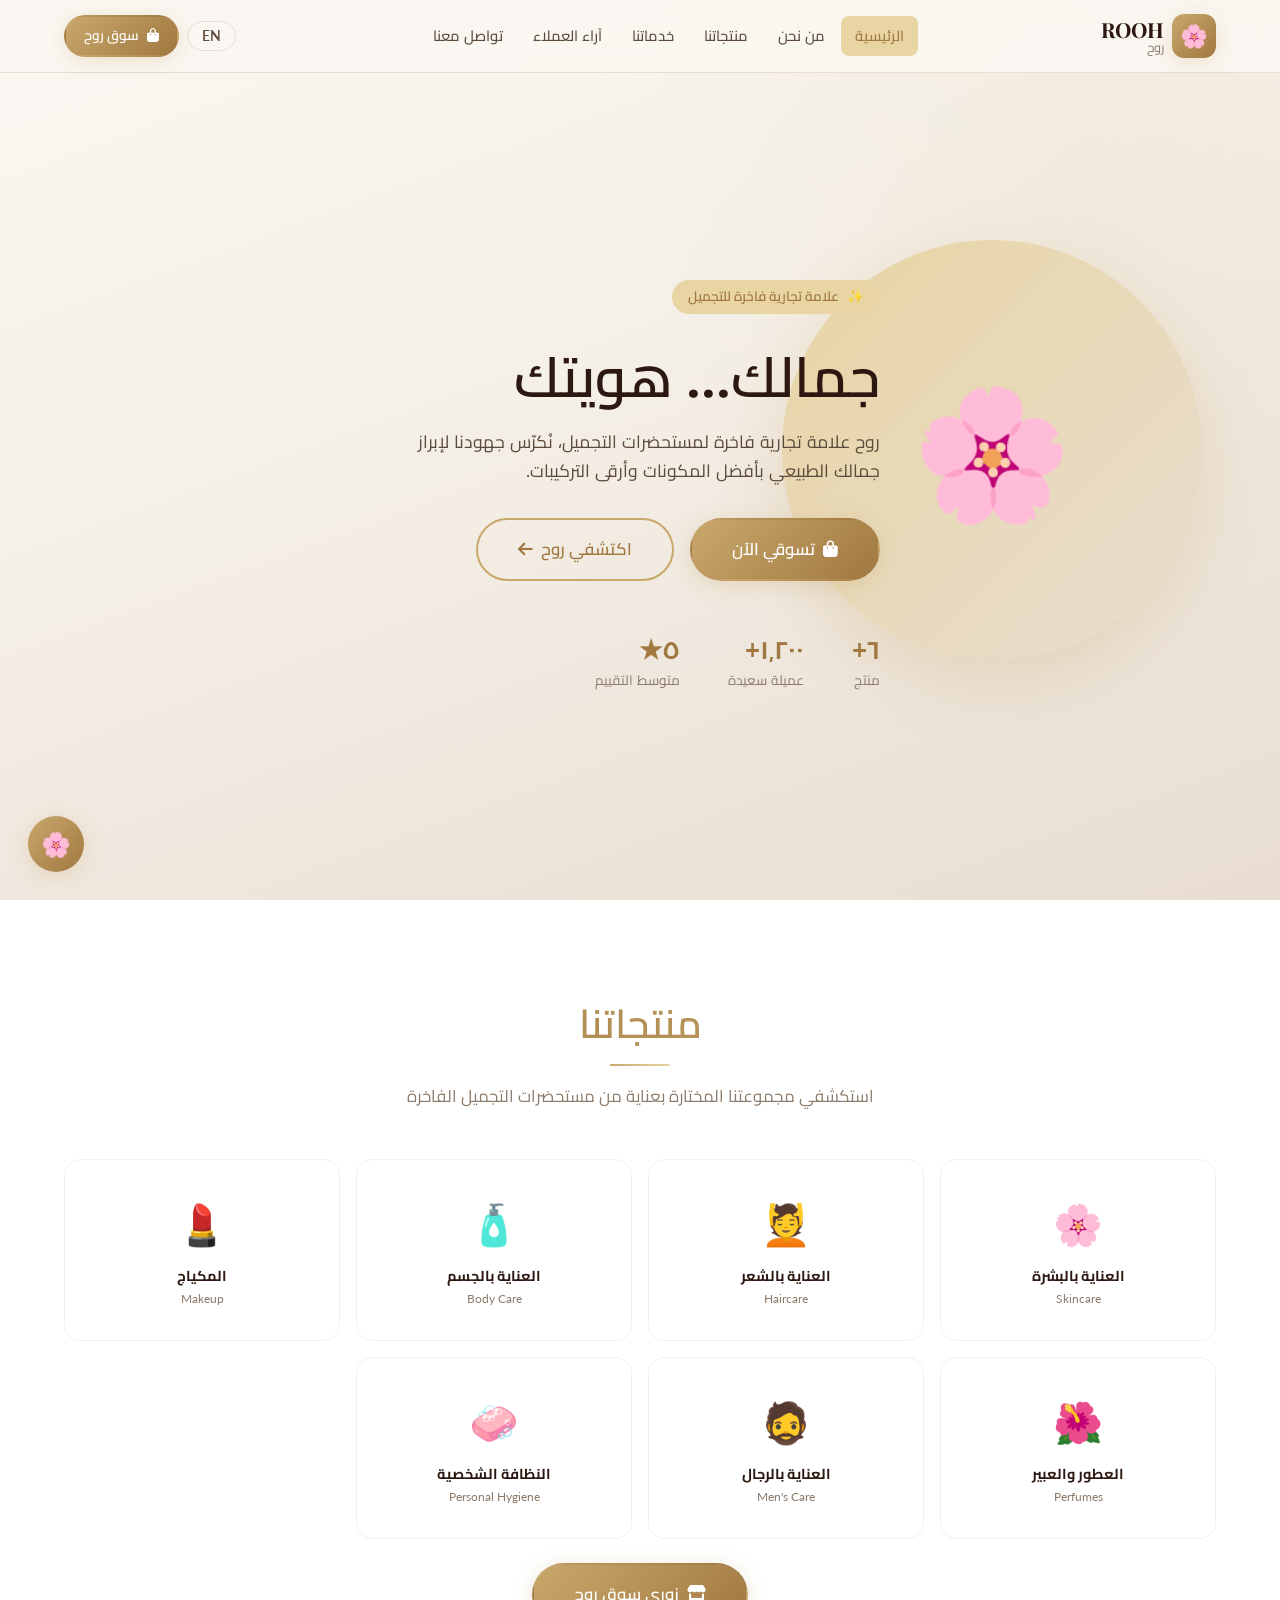
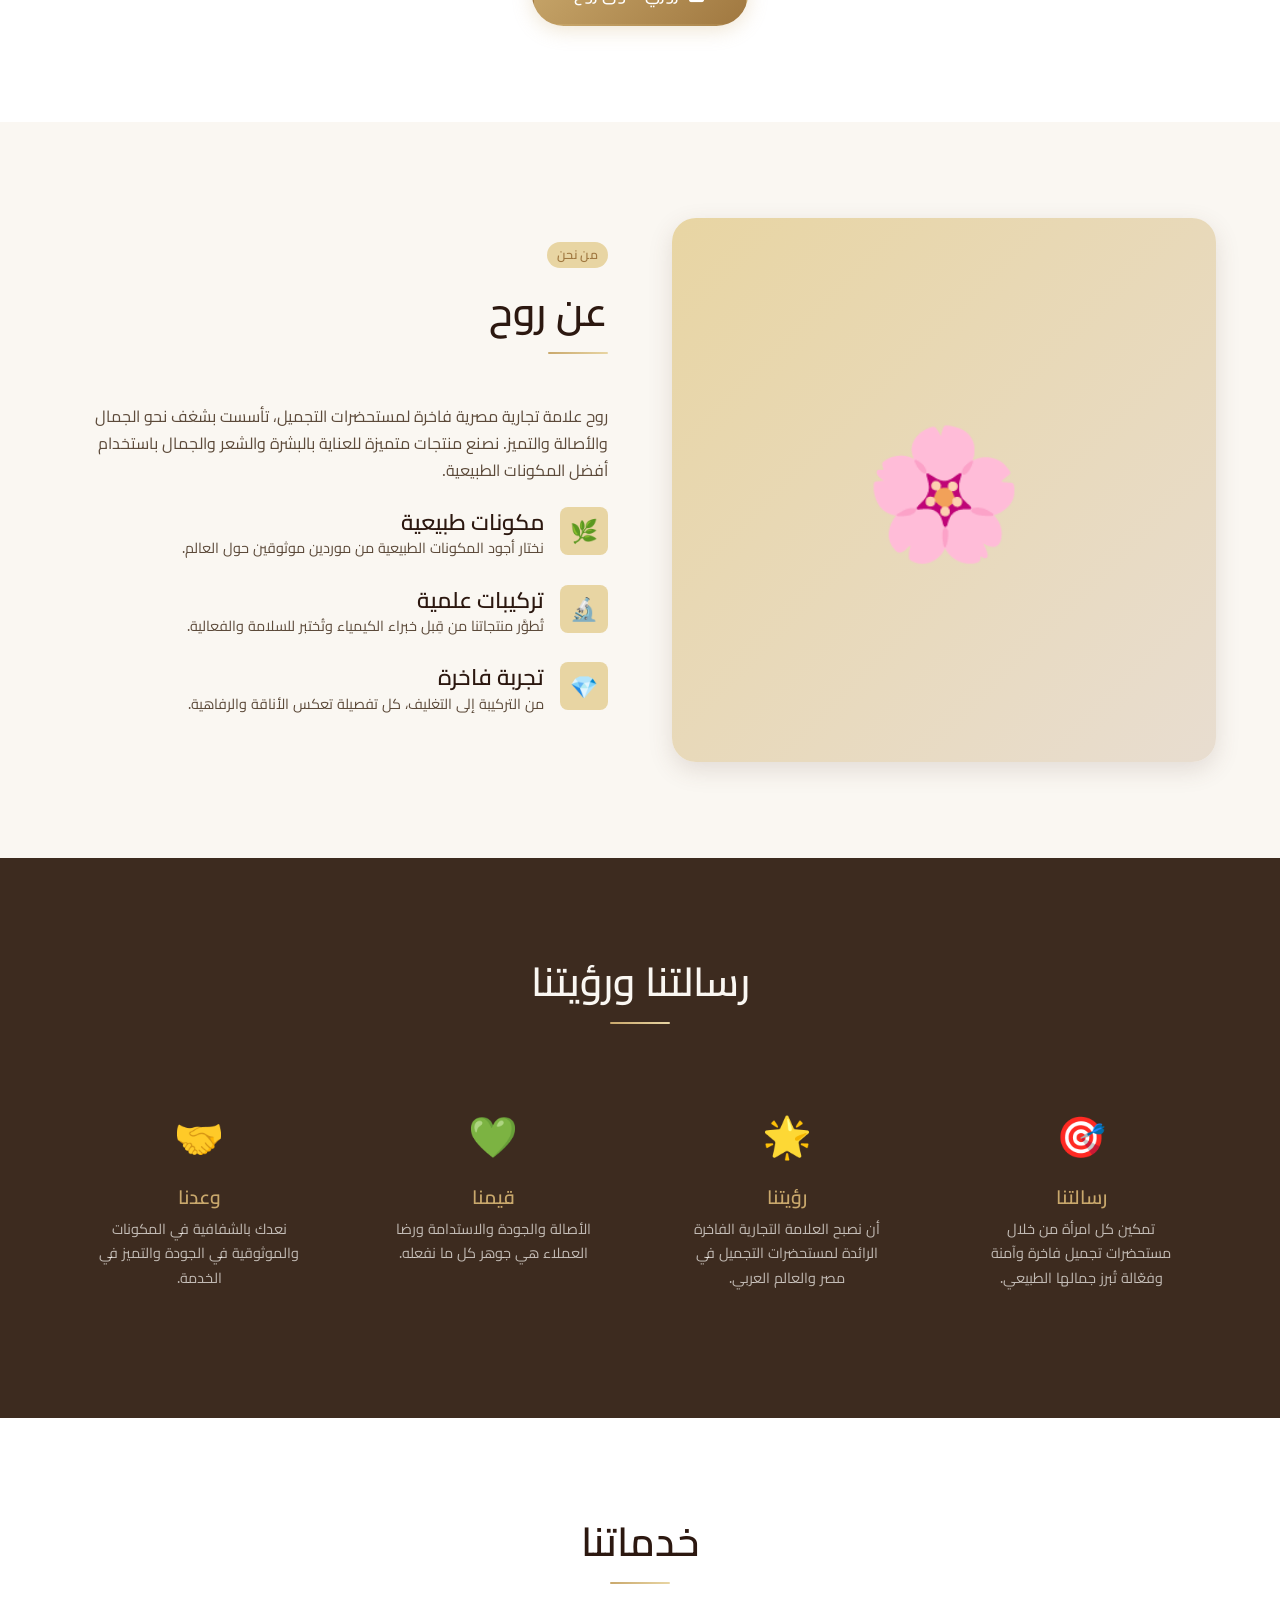
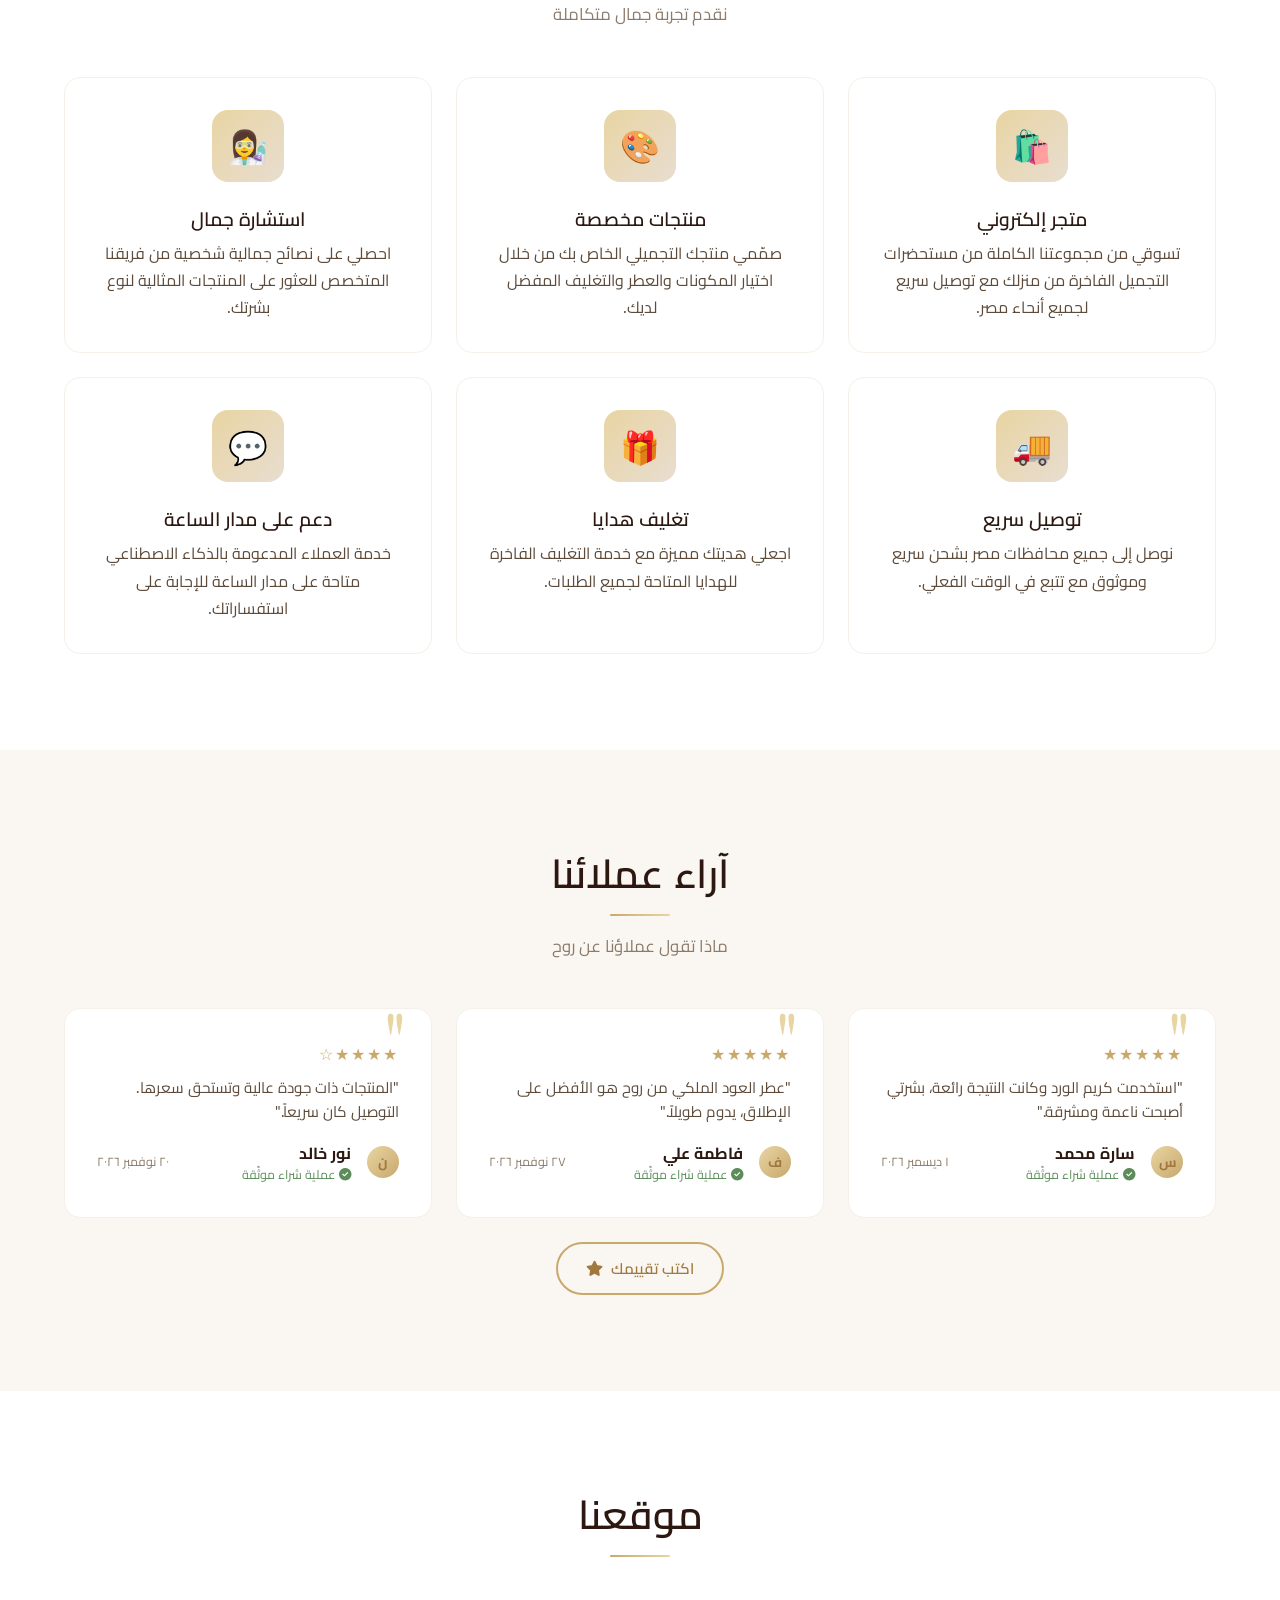
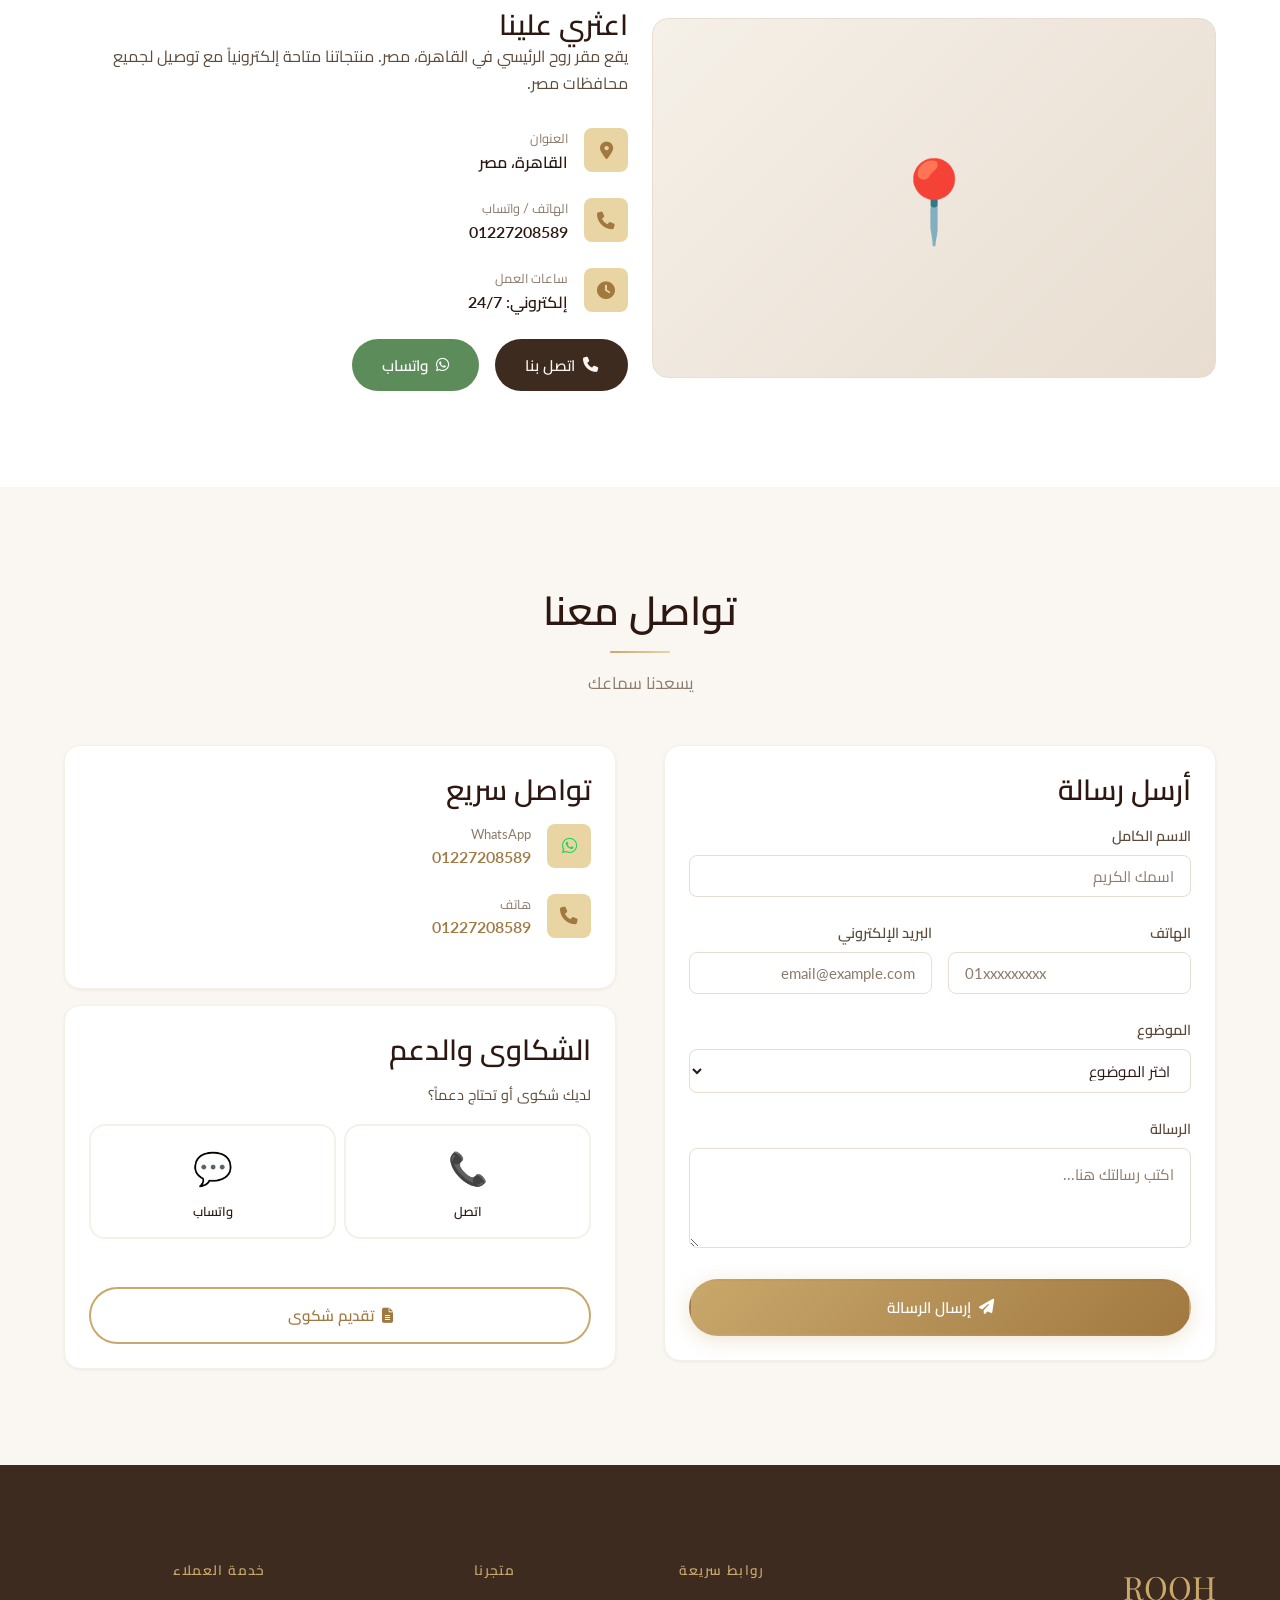
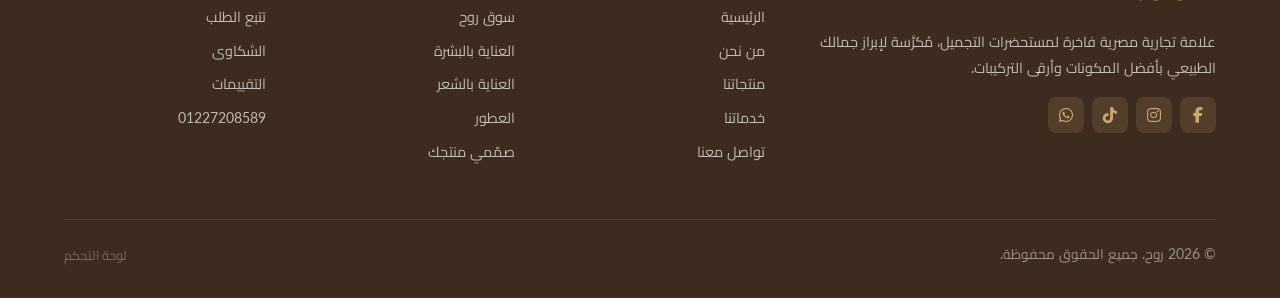
<file: index.html>
<!DOCTYPE html>
<html lang="ar" dir="rtl">
<head>
  <meta charset="UTF-8">
  <meta name="viewport" content="width=device-width, initial-scale=1.0">
  <title>ROOH – روح | مستحضرات تجميل فاخرة</title>
  <meta name="description" content="روح – علامة تجارية فاخرة للعناية بالبشرة والجمال. اكتشفي مستحضرات التجميل الطبيعية الفاخرة.">
  <!-- Fonts -->
  <link rel="preconnect" href="https://fonts.googleapis.com">
  <link rel="preconnect" href="https://fonts.gstatic.com" crossorigin>
  <link href="https://fonts.googleapis.com/css2?family=Playfair+Display:wght@400;600;700&family=Lato:wght@300;400;600;700&family=Cairo:wght@300;400;600;700;900&family=Tajawal:wght@300;400;500;700&display=swap" rel="stylesheet">
  <!-- Icons -->
  <link rel="stylesheet" href="https://cdnjs.cloudflare.com/ajax/libs/font-awesome/6.5.0/css/all.min.css">
  <!-- Styles -->
  <link rel="stylesheet" href="css/main.css">
  <style>
    /* Page-specific overrides */
    .page-section { padding: var(--space-4xl) 0; }
    .page-section-alt { background: var(--white); }

    /* About section */
    .about-grid { display: grid; grid-template-columns: 1fr 1fr; gap: var(--space-3xl); align-items: center; }
    .about-visual {
      background: linear-gradient(135deg, var(--gold-light) 0%, var(--beige) 100%);
      border-radius: var(--radius-2xl);
      aspect-ratio: 1;
      display: flex; align-items: center; justify-content: center;
      font-size: 8rem;
      box-shadow: var(--shadow-lg);
    }
    .about-feature { display: flex; gap: var(--space-md); margin-bottom: var(--space-lg); }
    .about-feature-icon {
      width: 48px; height: 48px;
      background: var(--gold-light); border-radius: var(--radius-md);
      display: flex; align-items: center; justify-content: center;
      font-size: 1.4rem; flex-shrink: 0;
    }

    /* Services */
    .service-card {
      background: var(--white);
      border-radius: var(--radius-xl);
      padding: var(--space-xl);
      text-align: center;
      border: 1px solid var(--ivory);
      transition: all var(--transition-normal);
    }
    .service-card:hover { transform: translateY(-6px); box-shadow: var(--shadow-lg); border-color: var(--gold-light); }
    .service-icon {
      width: 72px; height: 72px;
      background: linear-gradient(135deg, var(--gold-light), var(--beige));
      border-radius: var(--radius-xl);
      display: flex; align-items: center; justify-content: center;
      font-size: 2rem; margin: 0 auto var(--space-lg);
    }
    .service-card h3 { font-size: 1.2rem; margin-bottom: var(--space-sm); }

    /* Values */
    .values-section { background: var(--dark-brown); padding: var(--space-4xl) 0; }
    .value-card {
      text-align: center; color: var(--cream);
      padding: var(--space-xl);
    }
    .value-icon { font-size: 2.5rem; margin-bottom: var(--space-md); }
    .value-card h3 { color: var(--gold); margin-bottom: var(--space-sm); font-size: 1.2rem; }
    .value-card p { color: rgba(250,247,242,0.7); font-size: 0.9rem; }

    /* Reviews */
    .review-card {
      background: var(--white);
      border-radius: var(--radius-xl);
      padding: var(--space-xl);
      border: 1px solid var(--ivory);
      position: relative;
    }
    .review-card::before {
      content: '"'; position: absolute; top: -10px; right: 24px;
      font-size: 5rem; color: var(--gold-light);
      font-family: var(--font-heading); line-height: 1;
    }
    [dir="ltr"] .review-card::before { right: auto; left: 24px; }
    .review-stars { margin-bottom: var(--space-sm); }
    .review-text { color: var(--text-medium); font-size: 0.95rem; margin-bottom: var(--space-md); }
    .reviewer { display: flex; align-items: center; gap: var(--space-md); }
    .reviewer-name { font-weight: 700; color: var(--text-dark); }
    .reviewer-verified { font-size: 0.78rem; color: var(--success); display: flex; align-items: center; gap: 4px; }

    /* Location */
    .map-placeholder {
      background: linear-gradient(135deg, var(--ivory), var(--beige));
      border-radius: var(--radius-xl);
      height: 360px;
      display: flex; align-items: center; justify-content: center;
      font-size: 5rem;
      border: 1px solid var(--beige);
    }

    /* Contact form */
    .contact-info-item { display: flex; gap: var(--space-md); align-items: flex-start; margin-bottom: var(--space-lg); }
    .contact-info-icon {
      width: 44px; height: 44px;
      background: var(--gold-light); border-radius: var(--radius-md);
      display: flex; align-items: center; justify-content: center;
      font-size: 1.1rem; color: var(--gold-dark); flex-shrink: 0;
    }
    .contact-info-text .label { font-size: 0.8rem; color: var(--text-light); }
    .contact-info-text .value { font-weight: 600; color: var(--text-dark); }

    /* Category Preview */
    .cat-preview-grid { display: grid; grid-template-columns: repeat(4, 1fr); gap: var(--space-md); }
    .cat-preview-card {
      background: var(--white);
      border-radius: var(--radius-xl);
      padding: var(--space-xl) var(--space-md);
      text-align: center;
      border: 1px solid var(--ivory);
      cursor: pointer;
      transition: all var(--transition-normal);
      text-decoration: none;
    }
    .cat-preview-card:hover { transform: translateY(-4px); box-shadow: var(--shadow-md); border-color: var(--gold-light); }
    .cat-preview-icon { font-size: 2.5rem; margin-bottom: var(--space-sm); }
    .cat-preview-name { font-weight: 700; color: var(--text-dark); font-size: 0.9rem; }
    .cat-preview-name-ar { font-size: 0.78rem; color: var(--text-light); }

    /* AI Chatbot */
    .chat-bubble {
      position: fixed; bottom: 28px; left: 28px;
      width: 56px; height: 56px;
      background: linear-gradient(135deg, var(--gold), var(--gold-dark));
      border-radius: var(--radius-full);
      display: flex; align-items: center; justify-content: center;
      font-size: 1.5rem;
      cursor: pointer;
      box-shadow: var(--shadow-gold);
      z-index: 700;
      animation: float 3s ease-in-out infinite;
      transition: all var(--transition-normal);
    }
    [dir="ltr"] .chat-bubble { left: auto; right: 28px; }
    .chat-bubble:hover { transform: scale(1.1) translateY(-3px); }
    .chat-panel {
      position: fixed; bottom: 96px; left: 28px;
      width: 360px;
      background: var(--white);
      border-radius: var(--radius-2xl);
      box-shadow: var(--shadow-xl);
      border: 1px solid var(--ivory);
      z-index: 700;
      display: none;
      flex-direction: column;
      max-height: 520px;
      overflow: hidden;
    }
    [dir="ltr"] .chat-panel { left: auto; right: 28px; }
    .chat-panel.open { display: flex; }
    .chat-header {
      background: linear-gradient(135deg, var(--dark-brown), var(--espresso));
      color: var(--cream);
      padding: var(--space-md) var(--space-lg);
      display: flex; align-items: center; gap: var(--space-md);
    }
    .chat-avatar { width: 38px; height: 38px; background: var(--gold); border-radius: var(--radius-full); display: flex; align-items: center; justify-content: center; font-size: 1.2rem; }
    .chat-messages { flex: 1; overflow-y: auto; padding: var(--space-md); display: flex; flex-direction: column; gap: var(--space-sm); }
    .chat-msg { max-width: 80%; }
    .chat-msg.bot { align-self: flex-start; }
    .chat-msg.user { align-self: flex-end; }
    .chat-bubble-msg {
      padding: 10px 14px;
      border-radius: var(--radius-lg);
      font-size: 0.88rem;
      line-height: 1.5;
    }
    .chat-msg.bot .chat-bubble-msg { background: var(--ivory); color: var(--text-dark); border-bottom-right-radius: var(--radius-sm); }
    [dir="ltr"] .chat-msg.bot .chat-bubble-msg { border-bottom-right-radius: var(--radius-lg); border-bottom-left-radius: var(--radius-sm); }
    .chat-msg.user .chat-bubble-msg { background: var(--gold); color: var(--white); border-bottom-left-radius: var(--radius-sm); }
    [dir="ltr"] .chat-msg.user .chat-bubble-msg { border-bottom-left-radius: var(--radius-lg); border-bottom-right-radius: var(--radius-sm); }
    .chat-input-area { padding: var(--space-md); border-top: 1px solid var(--ivory); display: flex; gap: var(--space-sm); }
    .chat-input-area input { flex: 1; }
    .chat-quick-replies { padding: 0 var(--space-md) var(--space-sm); display: flex; gap: var(--space-sm); flex-wrap: wrap; }
    .quick-reply {
      font-size: 0.8rem; padding: 5px 12px;
      border-radius: var(--radius-full);
      border: 1px solid var(--gold);
      color: var(--gold-dark); cursor: pointer;
      background: var(--white);
      transition: all var(--transition-fast);
    }
    .quick-reply:hover { background: var(--gold); color: var(--white); }

    /* Complaints */
    .complaint-options { display: grid; grid-template-columns: repeat(3, 1fr); gap: var(--space-md); margin-bottom: var(--space-xl); }
    .complaint-option {
      background: var(--white); border-radius: var(--radius-xl); padding: var(--space-xl);
      text-align: center; cursor: pointer; border: 2px solid var(--ivory);
      text-decoration: none; color: inherit;
      transition: all var(--transition-normal);
    }
    .complaint-option:hover { border-color: var(--gold); transform: translateY(-3px); }
    .complaint-option .icon { font-size: 2rem; margin-bottom: var(--space-sm); }

    /* Mobile menu */
    .mobile-nav {
      position: fixed; top: 0; right: -100%; bottom: 0;
      width: 280px;
      background: var(--white);
      z-index: 950;
      padding: var(--space-xl) var(--space-lg);
      transition: right var(--transition-normal);
      box-shadow: var(--shadow-xl);
      overflow-y: auto;
    }
    [dir="ltr"] .mobile-nav { right: auto; left: -100%; }
    .mobile-nav.open { right: 0; }
    [dir="ltr"] .mobile-nav.open { left: 0; right: auto; }
    .mobile-overlay { position: fixed; inset: 0; background: rgba(0,0,0,0.5); z-index: 940; display: none; }
    .mobile-overlay.open { display: block; }

    @media (max-width: 768px) {
      .about-grid { grid-template-columns: 1fr; }
      .about-visual { display: none; }
      .cat-preview-grid { grid-template-columns: repeat(2, 1fr); }
      .complaint-options { grid-template-columns: 1fr; }
    }
    @media (max-width: 480px) {
      .cat-preview-grid { grid-template-columns: repeat(2, 1fr); }
    }
  </style>
</head>
<body>
  <!-- Toast Container -->
  <div class="toast-container" id="toastContainer"></div>

  <!-- Mobile Overlay -->
  <div class="mobile-overlay" id="mobileOverlay" onclick="closeMobileMenu()"></div>

  <!-- Mobile Nav -->
  <nav class="mobile-nav" id="mobileNav">
    <div class="flex-between mb-3">
      <div class="navbar-logo" style="gap:8px">
        <div class="logo-icon">🌸</div>
        <div><div class="logo-text" style="font-family:var(--font-heading);font-size:1.2rem;font-weight:700">ROOH</div></div>
      </div>
      <button onclick="closeMobileMenu()" style="font-size:1.5rem;color:var(--text-light)">✕</button>
    </div>
    <div class="divider-h"></div>
    <div style="display:flex;flex-direction:column;gap:4px;margin-top:var(--space-md)">
      <a href="#home" class="nav-link" onclick="closeMobileMenu()"><i class="fas fa-home"></i> الرئيسية</a>
      <a href="#about" class="nav-link" onclick="closeMobileMenu()"><i class="fas fa-info-circle"></i> من نحن</a>
      <a href="#products" class="nav-link" onclick="closeMobileMenu()"><i class="fas fa-box"></i> منتجاتنا</a>
      <a href="#services" class="nav-link" onclick="closeMobileMenu()"><i class="fas fa-star"></i> خدماتنا</a>
      <a href="#reviews" class="nav-link" onclick="closeMobileMenu()"><i class="fas fa-comments"></i> آراء العملاء</a>
      <a href="#contact" class="nav-link" onclick="closeMobileMenu()"><i class="fas fa-phone"></i> تواصل معنا</a>
      <div class="divider-h"></div>
      <a href="store.html" class="btn btn-primary w-full" onclick="closeMobileMenu()">🛒 سوق روح</a>
    </div>
  </nav>

  <!-- Navbar -->
  <nav class="navbar" id="mainNav">
    <div class="container">
      <div class="navbar-inner">
        <a href="#home" class="navbar-logo">
          <div class="logo-icon">🌸</div>
          <div class="logo-text">
            <div class="en">ROOH</div>
            <div class="ar">روح</div>
          </div>
        </a>
        <div class="navbar-nav">
          <a href="#home" class="nav-link active" data-en="Home" data-ar="الرئيسية">الرئيسية</a>
          <a href="#about" class="nav-link" data-en="About" data-ar="من نحن">من نحن</a>
          <a href="#products" class="nav-link" data-en="Products" data-ar="منتجاتنا">منتجاتنا</a>
          <a href="#services" class="nav-link" data-en="Services" data-ar="خدماتنا">خدماتنا</a>
          <a href="#reviews" class="nav-link" data-en="Reviews" data-ar="آراء العملاء">آراء العملاء</a>
          <a href="#contact" class="nav-link" data-en="Contact" data-ar="تواصل معنا">تواصل معنا</a>
        </div>
        <div class="navbar-actions">
          <button class="lang-btn" id="langToggle" onclick="toggleLanguage()">EN</button>
          <a href="store.html" class="btn btn-primary btn-sm"><i class="fas fa-shopping-bag"></i> <span data-en="Shop Now" data-ar="سوق روح">سوق روح</span></a>
          <button class="mobile-menu-btn" onclick="openMobileMenu()" id="mobileMenuBtn" aria-label="Menu">
            <span></span><span></span><span></span>
          </button>
        </div>
      </div>
    </div>
  </nav>

  <!-- HERO SECTION -->
  <section class="hero" id="home">
    <div class="container">
      <div class="hero-content animate-slideUp">
        <div class="hero-tag">
          <span>✨</span>
          <span data-en="Premium Cosmetics Brand" data-ar="علامة تجارية فاخرة للتجميل">علامة تجارية فاخرة للتجميل</span>
        </div>
        <h1 data-en="Your Beauty, Your Identity" data-ar="جمالك... هويتك">جمالك... هويتك</h1>
        <p data-en="ROOH is a luxury cosmetics brand dedicated to enhancing your natural beauty with premium ingredients and elegant formulations." data-ar="روح علامة تجارية فاخرة لمستحضرات التجميل، نُكرّس جهودنا لإبراز جمالك الطبيعي بأفضل المكونات وأرقى التركيبات.">
          روح علامة تجارية فاخرة لمستحضرات التجميل، نُكرّس جهودنا لإبراز جمالك الطبيعي بأفضل المكونات وأرقى التركيبات.
        </p>
        <div class="hero-actions">
          <a href="store.html" class="btn btn-primary btn-lg">
            <i class="fas fa-shopping-bag"></i>
            <span data-en="Shop Now" data-ar="تسوقي الآن">تسوقي الآن</span>
          </a>
          <a href="#about" class="btn btn-secondary btn-lg">
            <span data-en="Discover ROOH" data-ar="اكتشفي روح">اكتشفي روح</span>
            <i class="fas fa-arrow-left"></i>
          </a>
        </div>
        <!-- Stats -->
        <div style="display:flex;gap:var(--space-2xl);margin-top:var(--space-2xl);flex-wrap:wrap" id="heroStats">
          <div><div class="font-bold" style="font-size:1.6rem;color:var(--gold-dark)" id="stat-products">0</div><div style="font-size:0.85rem;color:var(--text-light)" data-en="Products" data-ar="منتج">منتج</div></div>
          <div><div class="font-bold" style="font-size:1.6rem;color:var(--gold-dark)" id="stat-customers">0</div><div style="font-size:0.85rem;color:var(--text-light)" data-en="Happy Customers" data-ar="عميلة سعيدة">عميلة سعيدة</div></div>
          <div><div class="font-bold" style="font-size:1.6rem;color:var(--gold-dark)">٥★</div><div style="font-size:0.85rem;color:var(--text-light)" data-en="Average Rating" data-ar="متوسط التقييم">متوسط التقييم</div></div>
        </div>
      </div>
    </div>
    <div class="hero-visual">
      <div class="hero-circle">🌸</div>
    </div>
  </section>

  <!-- CATEGORIES PREVIEW -->
  <section class="page-section page-section-alt" id="products">
    <div class="container">
      <div class="section-title">
        <h2 class="text-shimmer" data-en="Our Products" data-ar="منتجاتنا">منتجاتنا</h2>
        <div class="divider"></div>
        <p class="subtitle" data-en="Explore our carefully curated range of luxury cosmetics" data-ar="استكشفي مجموعتنا المختارة بعناية من مستحضرات التجميل الفاخرة">استكشفي مجموعتنا المختارة بعناية من مستحضرات التجميل الفاخرة</p>
      </div>
      <div class="cat-preview-grid" id="catPreviewGrid">
        <!-- Injected by JS -->
      </div>
      <div class="text-center mt-3">
        <a href="store.html" class="btn btn-primary btn-lg">
          <i class="fas fa-store"></i>
          <span data-en="Visit Souq ROOH" data-ar="زوري سوق روح">زوري سوق روح</span>
        </a>
      </div>
    </div>
  </section>

  <!-- ABOUT US -->
  <section class="page-section" id="about">
    <div class="container">
      <div class="about-grid">
        <div class="about-visual animate-float">🌸</div>
        <div>
          <div class="section-title" style="text-align:right">
            <span class="badge badge-gold mb-2" data-en="Who We Are" data-ar="من نحن">من نحن</span>
            <h2 data-en="About ROOH" data-ar="عن روح">عن روح</h2>
            <div class="divider" style="margin:var(--space-md) 0"></div>
          </div>
          <p style="margin-bottom:var(--space-lg)" data-en="ROOH is a luxury Egyptian cosmetics brand founded with a passion for beauty, authenticity, and excellence. We create premium skincare, haircare, and beauty products using the finest natural ingredients." data-ar="روح علامة تجارية مصرية فاخرة لمستحضرات التجميل، تأسست بشغف نحو الجمال والأصالة والتميز. نصنع منتجات متميزة للعناية بالبشرة والشعر والجمال باستخدام أفضل المكونات الطبيعية.">
            روح علامة تجارية مصرية فاخرة لمستحضرات التجميل، تأسست بشغف نحو الجمال والأصالة والتميز. نصنع منتجات متميزة للعناية بالبشرة والشعر والجمال باستخدام أفضل المكونات الطبيعية.
          </p>
          <div class="about-feature">
            <div class="about-feature-icon">🌿</div>
            <div>
              <h4 data-en="Natural Ingredients" data-ar="مكونات طبيعية">مكونات طبيعية</h4>
              <p style="font-size:0.9rem" data-en="We source only the finest natural ingredients from trusted suppliers worldwide." data-ar="نختار أجود المكونات الطبيعية من موردين موثوقين حول العالم.">نختار أجود المكونات الطبيعية من موردين موثوقين حول العالم.</p>
            </div>
          </div>
          <div class="about-feature">
            <div class="about-feature-icon">🔬</div>
            <div>
              <h4 data-en="Scientific Formulation" data-ar="تركيبات علمية">تركيبات علمية</h4>
              <p style="font-size:0.9rem" data-en="Our products are developed by expert chemists and tested for safety and efficacy." data-ar="تُطوَّر منتجاتنا من قِبل خبراء الكيمياء وتُختبر للسلامة والفعالية.">تُطوَّر منتجاتنا من قِبل خبراء الكيمياء وتُختبر للسلامة والفعالية.</p>
            </div>
          </div>
          <div class="about-feature">
            <div class="about-feature-icon">💎</div>
            <div>
              <h4 data-en="Luxury Experience" data-ar="تجربة فاخرة">تجربة فاخرة</h4>
              <p style="font-size:0.9rem" data-en="From the formula to the packaging, every detail reflects elegance and luxury." data-ar="من التركيبة إلى التغليف، كل تفصيلة تعكس الأناقة والرفاهية.">من التركيبة إلى التغليف، كل تفصيلة تعكس الأناقة والرفاهية.</p>
            </div>
          </div>
        </div>
      </div>
    </div>
  </section>

  <!-- MISSION & VISION -->
  <div class="values-section">
    <div class="container">
      <div class="section-title" style="margin-bottom:var(--space-2xl)">
        <h2 style="color:var(--cream)" data-en="Our Mission & Vision" data-ar="رسالتنا ورؤيتنا">رسالتنا ورؤيتنا</h2>
        <div class="divider"></div>
      </div>
      <div class="grid-4">
        <div class="value-card">
          <div class="value-icon">🎯</div>
          <h3 data-en="Our Mission" data-ar="رسالتنا">رسالتنا</h3>
          <p data-en="To empower every woman with luxurious, safe, and effective cosmetics that celebrate her natural beauty." data-ar="تمكين كل امرأة من خلال مستحضرات تجميل فاخرة وآمنة وفعّالة تُبرز جمالها الطبيعي.">تمكين كل امرأة من خلال مستحضرات تجميل فاخرة وآمنة وفعّالة تُبرز جمالها الطبيعي.</p>
        </div>
        <div class="value-card">
          <div class="value-icon">🌟</div>
          <h3 data-en="Our Vision" data-ar="رؤيتنا">رؤيتنا</h3>
          <p data-en="To become the leading luxury cosmetics brand in Egypt and the Arab world." data-ar="أن نصبح العلامة التجارية الفاخرة الرائدة لمستحضرات التجميل في مصر والعالم العربي.">أن نصبح العلامة التجارية الفاخرة الرائدة لمستحضرات التجميل في مصر والعالم العربي.</p>
        </div>
        <div class="value-card">
          <div class="value-icon">💚</div>
          <h3 data-en="Our Values" data-ar="قيمنا">قيمنا</h3>
          <p data-en="Authenticity, quality, sustainability, and customer satisfaction are at the heart of everything we do." data-ar="الأصالة والجودة والاستدامة ورضا العملاء هي جوهر كل ما نفعله.">الأصالة والجودة والاستدامة ورضا العملاء هي جوهر كل ما نفعله.</p>
        </div>
        <div class="value-card">
          <div class="value-icon">🤝</div>
          <h3 data-en="Our Promise" data-ar="وعدنا">وعدنا</h3>
          <p data-en="We promise transparency in ingredients, reliability in quality, and excellence in service." data-ar="نعدك بالشفافية في المكونات والموثوقية في الجودة والتميز في الخدمة.">نعدك بالشفافية في المكونات والموثوقية في الجودة والتميز في الخدمة.</p>
        </div>
      </div>
    </div>
  </div>

  <!-- SERVICES -->
  <section class="page-section page-section-alt" id="services">
    <div class="container">
      <div class="section-title">
        <h2 data-en="Our Services" data-ar="خدماتنا">خدماتنا</h2>
        <div class="divider"></div>
        <p class="subtitle" data-en="We offer a complete beauty experience" data-ar="نقدم تجربة جمال متكاملة">نقدم تجربة جمال متكاملة</p>
      </div>
      <div class="grid-3">
        <div class="service-card">
          <div class="service-icon">🛍️</div>
          <h3 data-en="Online Store" data-ar="متجر إلكتروني">متجر إلكتروني</h3>
          <p data-en="Shop our full range of luxury cosmetics from the comfort of your home with fast delivery across Egypt." data-ar="تسوقي من مجموعتنا الكاملة من مستحضرات التجميل الفاخرة من منزلك مع توصيل سريع لجميع أنحاء مصر.">تسوقي من مجموعتنا الكاملة من مستحضرات التجميل الفاخرة من منزلك مع توصيل سريع لجميع أنحاء مصر.</p>
        </div>
        <div class="service-card">
          <div class="service-icon">🎨</div>
          <h3 data-en="Custom Products" data-ar="منتجات مخصصة">منتجات مخصصة</h3>
          <p data-en="Create your own personalized cosmetic product by choosing your preferred ingredients, fragrance, and packaging." data-ar="صمّمي منتجك التجميلي الخاص بك من خلال اختيار المكونات والعطر والتغليف المفضل لديك.">صمّمي منتجك التجميلي الخاص بك من خلال اختيار المكونات والعطر والتغليف المفضل لديك.</p>
        </div>
        <div class="service-card">
          <div class="service-icon">👩‍🔬</div>
          <h3 data-en="Beauty Consultation" data-ar="استشارة جمال">استشارة جمال</h3>
          <p data-en="Get personalized beauty advice from our expert team to find the perfect products for your skin type." data-ar="احصلي على نصائح جمالية شخصية من فريقنا المتخصص للعثور على المنتجات المثالية لنوع بشرتك.">احصلي على نصائح جمالية شخصية من فريقنا المتخصص للعثور على المنتجات المثالية لنوع بشرتك.</p>
        </div>
        <div class="service-card">
          <div class="service-icon">🚚</div>
          <h3 data-en="Fast Delivery" data-ar="توصيل سريع">توصيل سريع</h3>
          <p data-en="We deliver to all Egyptian governorates with fast, reliable shipping and real-time tracking." data-ar="نوصل إلى جميع محافظات مصر بشحن سريع وموثوق مع تتبع في الوقت الفعلي.">نوصل إلى جميع محافظات مصر بشحن سريع وموثوق مع تتبع في الوقت الفعلي.</p>
        </div>
        <div class="service-card">
          <div class="service-icon">🎁</div>
          <h3 data-en="Gift Packaging" data-ar="تغليف هدايا">تغليف هدايا</h3>
          <p data-en="Make your gift special with our premium gift packaging service available for all orders." data-ar="اجعلي هديتك مميزة مع خدمة التغليف الفاخرة للهدايا المتاحة لجميع الطلبات.">اجعلي هديتك مميزة مع خدمة التغليف الفاخرة للهدايا المتاحة لجميع الطلبات.</p>
        </div>
        <div class="service-card">
          <div class="service-icon">💬</div>
          <h3 data-en="24/7 Support" data-ar="دعم على مدار الساعة">دعم على مدار الساعة</h3>
          <p data-en="Our AI-powered customer support is available around the clock to answer your questions." data-ar="خدمة العملاء المدعومة بالذكاء الاصطناعي متاحة على مدار الساعة للإجابة على استفساراتك.">خدمة العملاء المدعومة بالذكاء الاصطناعي متاحة على مدار الساعة للإجابة على استفساراتك.</p>
        </div>
      </div>
    </div>
  </section>

  <!-- REVIEWS -->
  <section class="page-section" id="reviews">
    <div class="container">
      <div class="section-title">
        <h2 data-en="Customer Reviews" data-ar="آراء عملائنا">آراء عملائنا</h2>
        <div class="divider"></div>
        <p class="subtitle" data-en="What our customers say about ROOH" data-ar="ماذا تقول عملاؤنا عن روح">ماذا تقول عملاؤنا عن روح</p>
      </div>
      <div class="grid-3" id="reviewsGrid">
        <!-- Injected by JS -->
      </div>
      <div class="text-center mt-3">
        <a href="store.html#reviews" class="btn btn-secondary">
          <span data-en="Write a Review" data-ar="اكتب تقييمك">اكتب تقييمك</span>
          <i class="fas fa-star"></i>
        </a>
      </div>
    </div>
  </section>

  <!-- LOCATION -->
  <section class="page-section page-section-alt">
    <div class="container">
      <div class="section-title">
        <h2 data-en="Our Location" data-ar="موقعنا">موقعنا</h2>
        <div class="divider"></div>
      </div>
      <div class="grid-2" style="align-items:center">
        <div class="map-placeholder">📍</div>
        <div>
          <h3 data-en="Find Us" data-ar="اعثري علينا">اعثري علينا</h3>
          <p style="margin-bottom:var(--space-xl)" data-en="ROOH headquarters is located in Cairo, Egypt. Our products are available online with delivery across all Egyptian governorates." data-ar="يقع مقر روح الرئيسي في القاهرة، مصر. منتجاتنا متاحة إلكترونياً مع توصيل لجميع محافظات مصر.">يقع مقر روح الرئيسي في القاهرة، مصر. منتجاتنا متاحة إلكترونياً مع توصيل لجميع محافظات مصر.</p>
          <div class="contact-info-item">
            <div class="contact-info-icon"><i class="fas fa-map-marker-alt"></i></div>
            <div class="contact-info-text">
              <div class="label" data-en="Address" data-ar="العنوان">العنوان</div>
              <div class="value" data-en="Cairo, Egypt" data-ar="القاهرة، مصر">القاهرة، مصر</div>
            </div>
          </div>
          <div class="contact-info-item">
            <div class="contact-info-icon"><i class="fas fa-phone"></i></div>
            <div class="contact-info-text">
              <div class="label" data-en="Phone / WhatsApp" data-ar="الهاتف / واتساب">الهاتف / واتساب</div>
              <div class="value"><a href="tel:01227208589" style="color:inherit">01227208589</a></div>
            </div>
          </div>
          <div class="contact-info-item">
            <div class="contact-info-icon"><i class="fas fa-clock"></i></div>
            <div class="contact-info-text">
              <div class="label" data-en="Working Hours" data-ar="ساعات العمل">ساعات العمل</div>
              <div class="value" data-en="Online: 24/7" data-ar="إلكتروني: 24/7">إلكتروني: 24/7</div>
            </div>
          </div>
          <div style="display:flex;gap:var(--space-md);flex-wrap:wrap;margin-top:var(--space-md)">
            <a href="tel:01227208589" class="btn btn-dark"><i class="fas fa-phone"></i> <span data-en="Call Us" data-ar="اتصل بنا">اتصل بنا</span></a>
            <a href="https://wa.me/201227208589" target="_blank" class="btn btn-success"><i class="fab fa-whatsapp"></i> واتساب</a>
          </div>
        </div>
      </div>
    </div>
  </section>

  <!-- CONTACT -->
  <section class="page-section" id="contact">
    <div class="container">
      <div class="section-title">
        <h2 data-en="Contact Us" data-ar="تواصل معنا">تواصل معنا</h2>
        <div class="divider"></div>
        <p class="subtitle" data-en="We'd love to hear from you" data-ar="يسعدنا سماعك">يسعدنا سماعك</p>
      </div>
      <div class="grid-2" style="gap:var(--space-2xl);align-items:start">
        <div>
          <div class="card">
            <div class="card-body">
              <h3 class="mb-2" data-en="Send a Message" data-ar="أرسل رسالة">أرسل رسالة</h3>
              <form id="contactForm" onsubmit="submitContact(event)">
                <div class="form-group">
                  <label class="form-label" data-en="Full Name" data-ar="الاسم الكامل">الاسم الكامل</label>
                  <input type="text" class="form-control" placeholder="اسمك الكريم" required id="cName">
                </div>
                <div class="form-row">
                  <div class="form-group">
                    <label class="form-label" data-en="Phone" data-ar="الهاتف">الهاتف</label>
                    <input type="tel" class="form-control" placeholder="01xxxxxxxxx" id="cPhone">
                  </div>
                  <div class="form-group">
                    <label class="form-label" data-en="Email" data-ar="البريد الإلكتروني">البريد الإلكتروني</label>
                    <input type="email" class="form-control" placeholder="email@example.com" id="cEmail">
                  </div>
                </div>
                <div class="form-group">
                  <label class="form-label" data-en="Subject" data-ar="الموضوع">الموضوع</label>
                  <select class="form-control" id="cSubject">
                    <option value="" data-en="Select subject" data-ar="اختر الموضوع">اختر الموضوع</option>
                    <option value="product">استفسار عن منتج</option>
                    <option value="order">متابعة طلب</option>
                    <option value="complaint">شكوى</option>
                    <option value="suggestion">اقتراح</option>
                    <option value="other">أخرى</option>
                  </select>
                </div>
                <div class="form-group">
                  <label class="form-label" data-en="Message" data-ar="الرسالة">الرسالة</label>
                  <textarea class="form-control" rows="4" placeholder="اكتب رسالتك هنا..." id="cMessage" required></textarea>
                </div>
                <button type="submit" class="btn btn-primary w-full">
                  <i class="fas fa-paper-plane"></i>
                  <span data-en="Send Message" data-ar="إرسال الرسالة">إرسال الرسالة</span>
                </button>
              </form>
            </div>
          </div>
        </div>
        <div>
          <div class="card mb-2">
            <div class="card-body">
              <h3 class="mb-2" data-en="Quick Contact" data-ar="تواصل سريع">تواصل سريع</h3>
              <div class="contact-info-item">
                <div class="contact-info-icon"><i class="fab fa-whatsapp" style="color:#25D366"></i></div>
                <div class="contact-info-text">
                  <div class="label">WhatsApp</div>
                  <a href="https://wa.me/201227208589" target="_blank" class="value" style="color:var(--gold-dark)">01227208589</a>
                </div>
              </div>
              <div class="contact-info-item">
                <div class="contact-info-icon"><i class="fas fa-phone"></i></div>
                <div class="contact-info-text">
                  <div class="label" data-en="Phone" data-ar="هاتف">هاتف</div>
                  <a href="tel:01227208589" class="value" style="color:var(--gold-dark)">01227208589</a>
                </div>
              </div>
            </div>
          </div>
          <!-- Complaints -->
          <div class="card">
            <div class="card-body">
              <h3 class="mb-2" data-en="Complaints & Support" data-ar="الشكاوى والدعم">الشكاوى والدعم</h3>
              <p style="font-size:0.9rem;margin-bottom:var(--space-md)" data-en="Have a complaint or need support?" data-ar="لديك شكوى أو تحتاج دعماً؟">لديك شكوى أو تحتاج دعماً؟</p>
              <div class="complaint-options" style="grid-template-columns:1fr 1fr;gap:var(--space-sm)">
                <a href="tel:01227208589" class="complaint-option" style="padding:var(--space-md)">
                  <div class="icon">📞</div>
                  <div style="font-size:0.8rem;font-weight:600" data-en="Call" data-ar="اتصل">اتصل</div>
                </a>
                <a href="https://wa.me/201227208589" target="_blank" class="complaint-option" style="padding:var(--space-md)">
                  <div class="icon">💬</div>
                  <div style="font-size:0.8rem;font-weight:600" data-en="WhatsApp" data-ar="واتساب">واتساب</div>
                </a>
              </div>
              <button class="btn btn-secondary w-full mt-2" onclick="openComplaintForm()">
                <i class="fas fa-file-alt"></i>
                <span data-en="File a Complaint" data-ar="تقديم شكوى">تقديم شكوى</span>
              </button>
            </div>
          </div>
        </div>
      </div>
    </div>
  </section>

  <!-- FOOTER -->
  <footer class="footer">
    <div class="container">
      <div class="footer-grid">
        <div class="footer-brand">
          <div class="footer-logo">ROOH</div>
          <p data-en="A luxury Egyptian cosmetics brand dedicated to enhancing your natural beauty with premium ingredients and elegant formulations." data-ar="علامة تجارية مصرية فاخرة لمستحضرات التجميل، مُكرَّسة لإبراز جمالك الطبيعي بأفضل المكونات وأرقى التركيبات.">علامة تجارية مصرية فاخرة لمستحضرات التجميل، مُكرَّسة لإبراز جمالك الطبيعي بأفضل المكونات وأرقى التركيبات.</p>
          <div class="social-links mt-2">
            <a href="#" class="social-link"><i class="fab fa-facebook-f"></i></a>
            <a href="#" class="social-link"><i class="fab fa-instagram"></i></a>
            <a href="#" class="social-link"><i class="fab fa-tiktok"></i></a>
            <a href="https://wa.me/201227208589" class="social-link"><i class="fab fa-whatsapp"></i></a>
          </div>
        </div>
        <div class="footer-col">
          <h4 data-en="Quick Links" data-ar="روابط سريعة">روابط سريعة</h4>
          <ul>
            <li><a href="#home" data-en="Home" data-ar="الرئيسية">الرئيسية</a></li>
            <li><a href="#about" data-en="About Us" data-ar="من نحن">من نحن</a></li>
            <li><a href="#products" data-en="Products" data-ar="منتجاتنا">منتجاتنا</a></li>
            <li><a href="#services" data-en="Services" data-ar="خدماتنا">خدماتنا</a></li>
            <li><a href="#contact" data-en="Contact" data-ar="تواصل معنا">تواصل معنا</a></li>
          </ul>
        </div>
        <div class="footer-col">
          <h4 data-en="Our Store" data-ar="متجرنا">متجرنا</h4>
          <ul>
            <li><a href="store.html" data-en="Souq ROOH" data-ar="سوق روح">سوق روح</a></li>
            <li><a href="store.html#skincare" data-en="Skincare" data-ar="العناية بالبشرة">العناية بالبشرة</a></li>
            <li><a href="store.html#haircare" data-en="Haircare" data-ar="العناية بالشعر">العناية بالشعر</a></li>
            <li><a href="store.html#perfumes" data-en="Perfumes" data-ar="العطور">العطور</a></li>
            <li><a href="store.html#customize" data-en="Create Your Product" data-ar="صمّمي منتجك">صمّمي منتجك</a></li>
          </ul>
        </div>
        <div class="footer-col">
          <h4 data-en="Customer Service" data-ar="خدمة العملاء">خدمة العملاء</h4>
          <ul>
            <li><a href="store.html#track" data-en="Track Order" data-ar="تتبع الطلب">تتبع الطلب</a></li>
            <li><a href="#contact" data-en="Complaints" data-ar="الشكاوى">الشكاوى</a></li>
            <li><a href="#reviews" data-en="Reviews" data-ar="التقييمات">التقييمات</a></li>
            <li><a href="tel:01227208589">01227208589</a></li>
          </ul>
        </div>
      </div>
      <div class="footer-bottom">
        <span data-en="© 2026 ROOH. All rights reserved." data-ar="© 2026 روح. جميع الحقوق محفوظة.">© 2026 روح. جميع الحقوق محفوظة.</span>
        <a href="admin.html" style="color:rgba(250,247,242,0.3);font-size:0.8rem" data-en="Admin" data-ar="لوحة التحكم">لوحة التحكم</a>
      </div>
    </div>
  </footer>

  <!-- AI Chatbot -->
  <div class="chat-bubble" id="chatBubble" onclick="toggleChat()" title="مساعد روح الذكي">🌸</div>
  <div class="chat-panel" id="chatPanel">
    <div class="chat-header">
      <div class="chat-avatar">🌸</div>
      <div>
        <div style="font-weight:700;font-size:0.95rem">مساعدة روح</div>
        <div style="font-size:0.75rem;opacity:0.7">● متاحة الآن</div>
      </div>
      <button onclick="toggleChat()" style="margin-right:auto;color:rgba(250,247,242,0.7);font-size:1.2rem;background:none;border:none;cursor:pointer">✕</button>
    </div>
    <div class="chat-messages" id="chatMessages">
      <div class="chat-msg bot">
        <div class="chat-bubble-msg">أهلاً بكِ في روح! 🌸 أنا مساعدتك الذكية. كيف يمكنني مساعدتك اليوم؟</div>
      </div>
    </div>
    <div class="chat-quick-replies" id="quickReplies">
      <span class="quick-reply" onclick="sendQuickReply('منتجاتكم')">منتجاتنا</span>
      <span class="quick-reply" onclick="sendQuickReply('التوصيل')">التوصيل</span>
      <span class="quick-reply" onclick="sendQuickReply('طريقة الدفع')">طرق الدفع</span>
      <span class="quick-reply" onclick="sendQuickReply('التخصيص')">تخصيص منتج</span>
    </div>
    <div class="chat-input-area">
      <input type="text" class="form-control" id="chatInput" placeholder="اكتبي رسالتك..." onkeydown="if(event.key==='Enter') sendChat()">
      <button class="btn btn-primary btn-sm" onclick="sendChat()"><i class="fas fa-paper-plane"></i></button>
    </div>
  </div>

  <!-- Complaint Form Modal -->
  <div class="modal-overlay d-none" id="complaintModal">
    <div class="modal modal-lg">
      <div class="modal-header">
        <h3><i class="fas fa-file-alt"></i> تقديم شكوى</h3>
        <span class="modal-close" onclick="closeComplaintForm()">✕</span>
      </div>
      <div class="modal-body">
        <form id="complaintForm" onsubmit="submitComplaint(event)">
          <div class="form-row">
            <div class="form-group">
              <label class="form-label">الاسم الكامل *</label>
              <input type="text" class="form-control" id="compName" required placeholder="اسمك الكريم">
            </div>
            <div class="form-group">
              <label class="form-label">رقم الهاتف *</label>
              <input type="tel" class="form-control" id="compPhone" required placeholder="01xxxxxxxxx">
            </div>
          </div>
          <div class="form-group">
            <label class="form-label">رقم الطلب (إن وجد)</label>
            <input type="text" class="form-control" id="compOrder" placeholder="مثال: ORD-001234">
          </div>
          <div class="form-group">
            <label class="form-label">نوع الشكوى *</label>
            <select class="form-control" id="compCategory" required>
              <option value="">اختر نوع الشكوى</option>
              <option value="product_quality">جودة المنتج</option>
              <option value="delivery">مشكلة في التوصيل</option>
              <option value="wrong_product">منتج خاطئ</option>
              <option value="damaged">منتج تالف</option>
              <option value="payment">مشكلة في الدفع</option>
              <option value="service">خدمة العملاء</option>
              <option value="other">أخرى</option>
            </select>
          </div>
          <div class="form-group">
            <label class="form-label">تفاصيل الشكوى *</label>
            <textarea class="form-control" id="compDetails" rows="4" required placeholder="اشرحي مشكلتك بالتفصيل..."></textarea>
          </div>
          <button type="submit" class="btn btn-primary w-full">
            <i class="fas fa-paper-plane"></i> إرسال الشكوى
          </button>
        </form>
      </div>
    </div>
  </div>

  <!-- Scripts -->
  <script src="js/db.js"></script>
  <script src="js/app.js"></script>
</body>
</html>
</file>
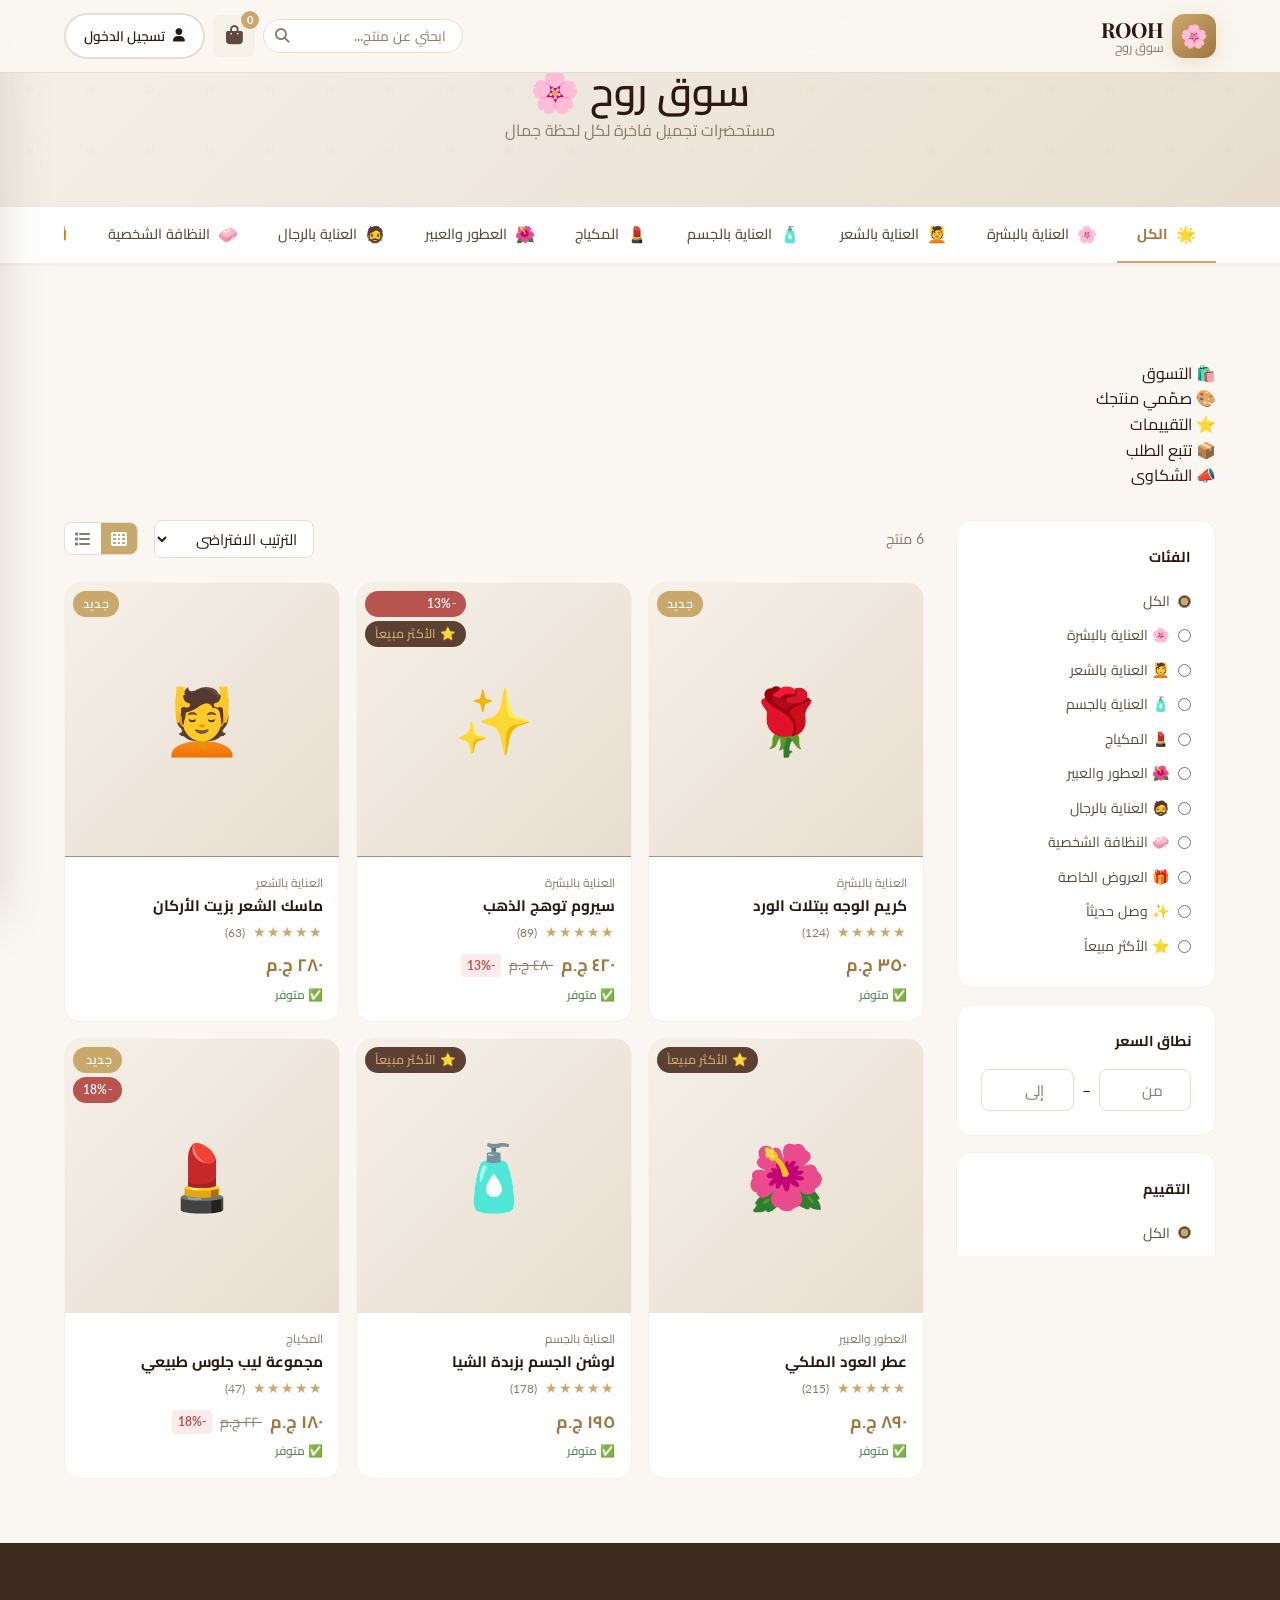
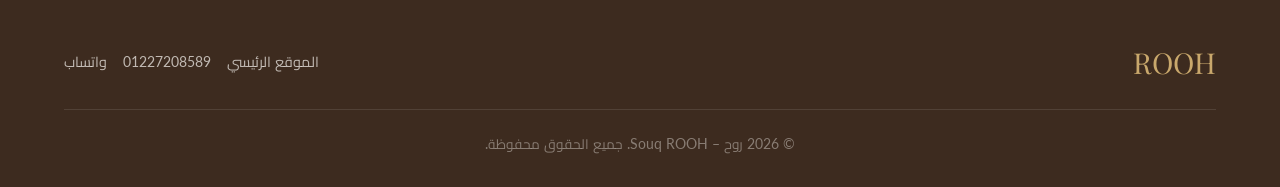
<file: store.html>
<!DOCTYPE html>
<html lang="ar" dir="rtl">
<head>
  <meta charset="UTF-8">
  <meta name="viewport" content="width=device-width, initial-scale=1.0">
  <title>سوق روح – Souq ROOH | متجر مستحضرات التجميل الفاخرة</title>
  <link rel="preconnect" href="https://fonts.googleapis.com">
  <link rel="preconnect" href="https://fonts.gstatic.com" crossorigin>
  <link href="https://fonts.googleapis.com/css2?family=Playfair+Display:wght@400;600;700&family=Lato:wght@300;400;600;700&family=Cairo:wght@300;400;600;700;900&display=swap" rel="stylesheet">
  <link rel="stylesheet" href="https://cdnjs.cloudflare.com/ajax/libs/font-awesome/6.5.0/css/all.min.css">
  <link rel="stylesheet" href="css/main.css">
  <link rel="stylesheet" href="css/store.css">
</head>
<body>
<!-- Toast -->
<div class="toast-container" id="toastContainer"></div>

<!-- Cart Overlay & Sidebar -->
<div class="cart-overlay" id="cartOverlay" onclick="closeCart()"></div>
<div class="cart-sidebar" id="cartSidebar">
  <div class="cart-header">
    <h3><i class="fas fa-shopping-cart"></i> سلة التسوق</h3>
    <button onclick="closeCart()" style="font-size:1.4rem;color:var(--text-light)">✕</button>
  </div>
  <div class="cart-items" id="cartItems"><p class="text-center text-light p-3">سلتك فارغة 🛒</p></div>
  <div class="cart-footer">
    <div class="cart-total">
      <span class="cart-total-label">الإجمالي:</span>
      <span class="cart-total-value" id="cartTotalDisplay">0 ج.م</span>
    </div>
    <div style="display:flex;gap:var(--space-sm)">
      <button class="btn btn-light w-full" onclick="closeCart()">متابعة التسوق</button>
      <button class="btn btn-primary w-full" onclick="goToCheckout()" id="checkoutBtn">إتمام الشراء</button>
    </div>
  </div>
</div>

<!-- Product Detail Modal -->
<div class="modal-overlay d-none" id="productModal">
  <div class="modal modal-xl" id="productModalContent"></div>
</div>

<!-- Auth Modal -->
<div class="modal-overlay d-none" id="authModal">
  <div class="modal modal-sm">
    <div class="modal-header">
      <h3 id="authTitle">تسجيل الدخول</h3>
      <span class="modal-close" onclick="closeAuth()">✕</span>
    </div>
    <div class="modal-body" id="authBody"></div>
  </div>
</div>

<!-- Review Modal -->
<div class="modal-overlay d-none" id="reviewModal">
  <div class="modal modal-sm">
    <div class="modal-header"><h3>كتابة تقييم</h3><span class="modal-close" onclick="document.getElementById('reviewModal').classList.add('d-none')">✕</span></div>
    <div class="modal-body">
      <form onsubmit="submitReview(event)">
        <div class="form-group"><label class="form-label">الاسم</label><input class="form-control" id="revName" required></div>
        <div class="form-group"><label class="form-label">التقييم</label>
          <div class="stars" style="font-size:2rem;cursor:pointer" id="starSelector">
            <span onclick="setRating(1)">☆</span><span onclick="setRating(2)">☆</span><span onclick="setRating(3)">☆</span><span onclick="setRating(4)">☆</span><span onclick="setRating(5)">☆</span>
          </div></div>
        <div class="form-group"><label class="form-label">عنوان التقييم</label><input class="form-control" id="revTitle"></div>
        <div class="form-group"><label class="form-label">التقييم</label><textarea class="form-control" id="revBody" rows="3" required></textarea></div>
        <button class="btn btn-primary w-full" type="submit">إرسال التقييم</button>
      </form>
    </div>
  </div>
</div>

<!-- Navbar -->
<nav class="navbar" id="mainNav">
  <div class="container">
    <div class="navbar-inner">
      <a href="index.html" class="navbar-logo">
        <div class="logo-icon">🌸</div>
        <div class="logo-text"><div class="en">ROOH</div><div class="ar">سوق روح</div></div>
      </a>
      <!-- Category quick nav -->
      <div class="navbar-nav" id="navCats" style="display:flex;gap:0;overflow-x:auto"></div>
      <div class="navbar-actions">
        <div style="position:relative">
          <input type="text" id="searchInput" placeholder="ابحثي عن منتج..." class="form-control" style="width:200px;border-radius:var(--radius-full);padding:8px 16px 8px 36px;font-size:0.85rem" oninput="handleSearch(this.value)">
          <i class="fas fa-search" style="position:absolute;left:12px;top:50%;transform:translateY(-50%);color:var(--text-light);font-size:0.9rem"></i>
        </div>
        <div class="cart-btn" onclick="openCart()">
          <i class="fas fa-shopping-bag"></i>
          <span class="cart-badge" id="cartCount">0</span>
        </div>
        <button class="btn btn-sm btn-light" onclick="openAuth()" id="authBtn">
          <i class="fas fa-user"></i> <span id="authBtnText">تسجيل الدخول</span>
        </button>
      </div>
    </div>
  </div>
</nav>

<!-- Store Hero -->
<div class="store-hero" id="storeHero">
  <h1>سوق روح 🌸</h1>
  <p>مستحضرات تجميل فاخرة لكل لحظة جمال</p>
</div>

<!-- Category Nav -->
<div class="category-nav">
  <div class="container">
    <div class="category-nav-inner" id="catNav">
      <a class="cat-nav-item active" href="#" onclick="filterCategory('all',this);return false">
        <span class="cat-icon">🌟</span> الكل
      </a>
    </div>
  </div>
</div>

<!-- Main Store -->
<div class="store-layout">
  <div class="container">
    <!-- Tabs: Shop / Customize / Reviews / Track -->
    <div class="admin-tabs" style="margin-top:var(--space-lg)">
      <div class="admin-tab active" onclick="showStoreTab('shop',this)">🛍️ التسوق</div>
      <div class="admin-tab" onclick="showStoreTab('customize',this)">🎨 صمّمي منتجك</div>
      <div class="admin-tab" onclick="showStoreTab('reviews',this)">⭐ التقييمات</div>
      <div class="admin-tab" onclick="showStoreTab('track',this)">📦 تتبع الطلب</div>
      <div class="admin-tab" onclick="showStoreTab('complaints',this)">📣 الشكاوى</div>
    </div>

    <!-- SHOP TAB -->
    <div id="tab-shop">
      <div class="store-content">
        <!-- Filters -->
        <aside class="filters-sidebar">
          <div class="filter-card">
            <div class="filter-title">الفئات</div>
            <div id="filterCats"></div>
          </div>
          <div class="filter-card">
            <div class="filter-title">نطاق السعر</div>
            <div class="price-range">
              <input type="number" class="form-control" id="minPrice" placeholder="من" min="0" oninput="applyFilters()">
              <span>–</span>
              <input type="number" class="form-control" id="maxPrice" placeholder="إلى" min="0" oninput="applyFilters()">
            </div>
          </div>
          <div class="filter-card">
            <div class="filter-title">التقييم</div>
            <div id="filterRating">
              <label class="filter-option"><input type="radio" name="rating" value="" onchange="applyFilters()" checked> الكل</label>
              <label class="filter-option"><input type="radio" name="rating" value="4" onchange="applyFilters()"> ⭐⭐⭐⭐ فأكثر</label>
              <label class="filter-option"><input type="radio" name="rating" value="3" onchange="applyFilters()"> ⭐⭐⭐ فأكثر</label>
            </div>
          </div>
          <div class="filter-card">
            <div class="filter-title">الحالة</div>
            <label class="filter-option"><input type="checkbox" id="filterNew" onchange="applyFilters()"> جديد</label>
            <label class="filter-option"><input type="checkbox" id="filterSale" onchange="applyFilters()"> تخفيض</label>
            <label class="filter-option"><input type="checkbox" id="filterBest" onchange="applyFilters()"> الأكثر مبيعاً</label>
            <label class="filter-option"><input type="checkbox" id="filterStock" onchange="applyFilters()"> متوفر فقط</label>
          </div>
          <button class="btn btn-light w-full btn-sm mt-1" onclick="clearFilters()">مسح الفلاتر</button>
        </aside>

        <!-- Products Area -->
        <div class="products-area">
          <div class="products-toolbar">
            <div class="products-count" id="productsCount">جاري التحميل...</div>
            <div style="display:flex;align-items:center;gap:var(--space-md)">
              <select class="form-control" style="width:160px;padding:8px 12px" id="sortSelect" onchange="applyFilters()">
                <option value="default">الترتيب الافتراضي</option>
                <option value="price_asc">السعر: من الأقل</option>
                <option value="price_desc">السعر: من الأعلى</option>
                <option value="rating">الأعلى تقييماً</option>
                <option value="newest">الأحدث</option>
                <option value="bestseller">الأكثر مبيعاً</option>
              </select>
              <div class="view-toggle">
                <button class="view-btn active" id="gridViewBtn" onclick="setView('grid',this)"><i class="fas fa-th"></i></button>
                <button class="view-btn" id="listViewBtn" onclick="setView('list',this)"><i class="fas fa-list"></i></button>
              </div>
            </div>
          </div>
          <!-- Search results banner -->
          <div id="searchBanner" class="d-none" style="background:var(--gold-light);border-radius:var(--radius-lg);padding:12px 20px;margin-bottom:var(--space-md);display:flex;align-items:center;justify-content:space-between">
            <span id="searchBannerText"></span>
            <button onclick="clearSearch()" style="color:var(--gold-dark);font-size:0.85rem;font-weight:600">✕ مسح</button>
          </div>
          <div class="grid-4" id="productsGrid" style="gap:var(--space-md)"></div>
          <div class="pagination" id="pagination"></div>
        </div>
      </div>
    </div>

    <!-- CUSTOMIZE TAB -->
    <div id="tab-customize" class="d-none">
      <div style="padding:var(--space-lg) 0">
        <div class="section-title">
          <h2>🎨 صمّمي منتجك الخاص</h2>
          <div class="divider"></div>
          <p class="subtitle">اختاري كل شيء بنفسك وسنصنع لك منتجاً حصرياً</p>
        </div>
        <div class="customizer-layout" id="customizerLayout"></div>
      </div>
    </div>

    <!-- REVIEWS TAB -->
    <div id="tab-reviews" class="d-none">
      <div style="padding:var(--space-lg) 0">
        <div class="flex-between mb-3">
          <h2>آراء عملائنا ⭐</h2>
          <button class="btn btn-primary" onclick="openReviewForm()"><i class="fas fa-star"></i> أضف تقييمك</button>
        </div>
        <div class="grid-3" id="storeReviews"></div>
      </div>
    </div>

    <!-- TRACK ORDER TAB -->
    <div id="tab-track" class="d-none">
      <div style="max-width:500px;margin:var(--space-2xl) auto">
        <div class="card">
          <div class="card-body text-center">
            <div style="font-size:4rem;margin-bottom:var(--space-lg)">📦</div>
            <h2 class="mb-2">تتبع طلبك</h2>
            <p class="mb-3">أدخل رقم الطلب أو رقم الهاتف لمتابعة حالة طلبك</p>
            <div class="form-group">
              <input type="text" class="form-control" id="trackInput" placeholder="رقم الطلب أو رقم الهاتف">
            </div>
            <button class="btn btn-primary w-full" onclick="trackOrder()"><i class="fas fa-search"></i> تتبع الطلب</button>
            <div id="trackResult" class="mt-3"></div>
          </div>
        </div>
      </div>
    </div>

    <!-- COMPLAINTS TAB -->
    <div id="tab-complaints" class="d-none">
      <div style="max-width:600px;margin:var(--space-2xl) auto">
        <div class="card">
          <div class="card-header"><h3>📣 تقديم شكوى أو اقتراح</h3></div>
          <div class="card-body">
            <div style="display:grid;grid-template-columns:1fr 1fr 1fr;gap:var(--space-md);margin-bottom:var(--space-xl)">
              <a href="tel:01227208589" class="complaint-option"><div class="icon">📞</div><div>اتصال</div></a>
              <a href="https://wa.me/201227208589" target="_blank" class="complaint-option"><div class="icon">💬</div><div>واتساب</div></a>
              <span class="complaint-option" onclick="document.getElementById('complaintFormStore').style.display='block'"><div class="icon">📝</div><div>نموذج</div></span>
            </div>
            <form id="complaintFormStore" onsubmit="submitStoreComplaint(event)" style="display:none">
              <div class="form-row">
                <div class="form-group"><label class="form-label">الاسم *</label><input class="form-control" id="sCompName" required></div>
                <div class="form-group"><label class="form-label">الهاتف *</label><input class="form-control" id="sCompPhone" required></div>
              </div>
              <div class="form-group"><label class="form-label">رقم الطلب</label><input class="form-control" id="sCompOrder"></div>
              <div class="form-group"><label class="form-label">نوع الشكوى *</label>
                <select class="form-control" id="sCompCat" required>
                  <option value="">اختر</option>
                  <option value="product_quality">جودة المنتج</option>
                  <option value="delivery">التوصيل</option>
                  <option value="wrong_product">منتج خاطئ</option>
                  <option value="damaged">منتج تالف</option>
                  <option value="payment">الدفع</option>
                  <option value="other">أخرى</option>
                </select>
              </div>
              <div class="form-group"><label class="form-label">التفاصيل *</label><textarea class="form-control" id="sCompDetail" rows="4" required></textarea></div>
              <button class="btn btn-primary w-full" type="submit">إرسال الشكوى</button>
            </form>
          </div>
        </div>
      </div>
    </div>
  </div>
</div>

<!-- Checkout Page (hidden by default, shown when checkout button clicked) -->
<div id="checkoutPage" class="d-none" style="padding-top:72px">
  <div class="container">
    <div style="padding:var(--space-xl) 0">
      <button class="btn btn-light btn-sm mb-3" onclick="backToShop()"><i class="fas fa-arrow-right"></i> العودة للمتجر</button>
      <div class="checkout-layout" id="checkoutLayout"></div>
    </div>
  </div>
</div>

<!-- Order Success Page -->
<div id="orderSuccessPage" class="d-none" style="padding-top:72px">
  <div class="container" style="padding:var(--space-4xl) 0;text-align:center">
    <div style="font-size:6rem;margin-bottom:var(--space-lg)">🎉</div>
    <h2 style="color:var(--success);margin-bottom:var(--space-md)">تم تأكيد طلبك!</h2>
    <p style="font-size:1.1rem;margin-bottom:var(--space-sm)">شكراً لتسوقك من سوق روح 🌸</p>
    <p style="color:var(--text-light);margin-bottom:var(--space-xl)">رقم طلبك: <strong id="successOrderId"></strong></p>
    <p style="margin-bottom:var(--space-xl)">سنتواصل معك قريباً لتأكيد الطلب والشحن.</p>
    <div style="display:flex;gap:var(--space-md);justify-content:center">
      <button class="btn btn-primary" onclick="backToShop()"><i class="fas fa-shopping-bag"></i> متابعة التسوق</button>
      <a href="https://wa.me/201227208589" class="btn btn-success"><i class="fab fa-whatsapp"></i> واتساب</a>
    </div>
  </div>
</div>

<!-- Footer -->
<footer class="footer" id="storeFooter">
  <div class="container">
    <div style="display:flex;align-items:center;justify-content:space-between;flex-wrap:wrap;gap:var(--space-md)">
      <div style="font-family:var(--font-heading);font-size:1.8rem;color:var(--gold)">ROOH</div>
      <div style="display:flex;gap:var(--space-md);flex-wrap:wrap">
        <a href="index.html" style="color:rgba(250,247,242,0.7);font-size:0.9rem">الموقع الرئيسي</a>
        <a href="tel:01227208589" style="color:rgba(250,247,242,0.7);font-size:0.9rem">01227208589</a>
        <a href="https://wa.me/201227208589" style="color:rgba(250,247,242,0.7);font-size:0.9rem">واتساب</a>
      </div>
    </div>
    <div style="margin-top:var(--space-lg);padding-top:var(--space-lg);border-top:1px solid rgba(255,255,255,0.1);font-size:0.85rem;color:rgba(250,247,242,0.4);text-align:center">
      © 2026 روح – Souq ROOH. جميع الحقوق محفوظة.
    </div>
  </div>
</footer>

<script src="js/db.js"></script>
<script src="js/store.js"></script>
</body>
</html>
</file>
<file: css/main.css>
/* ============================================================
   ROOH – روح | Complete Business Ecosystem
   Global Design System & Brand Identity
   ============================================================ */

/* --- Google Fonts (loaded via HTML) --- */
:root {
  /* Brand Colors */
  --cream: #FAF7F2;
  --ivory: #F5F0E8;
  --beige: #E8DDD0;
  --warm-beige: #D4C4B0;
  --sand: #C8B49A;
  --taupe: #A89282;
  --mocha: #7D6455;
  --espresso: #5C4033;
  --dark-brown: #3D2B1F;
  --white: #FFFFFF;
  --off-white: #FDFBF8;
  --light-gray: #F0ECE6;
  --gray: #9E9082;
  --dark-gray: #6B5F55;
  --text-dark: #2C1810;
  --text-medium: #5C4A3A;
  --text-light: #8C7A6A;

  /* Accent Colors */
  --gold: #C9A86C;
  --gold-light: #E8D5A3;
  --gold-dark: #A07840;
  --rose: #D4A0A0;
  --blush: #F0D5D0;
  --sage: #8BAF8B;
  --sage-light: #C5D9C5;

  /* Status Colors */
  --success: #5B8C5A;
  --success-light: #EDF6ED;
  --warning: #C9943A;
  --warning-light: #FFF4E0;
  --danger: #B85450;
  --danger-light: #FDEAEA;
  --info: #4A7FA5;
  --info-light: #E8F3FB;
  --pending: #8B7355;
  --pending-light: #F5EFE6;

  /* Typography */
  --font-heading: 'Playfair Display', 'Cairo', Georgia, serif;
  --font-body: 'Lato', 'Cairo', 'Segoe UI', sans-serif;
  --font-arabic: 'Cairo', 'Tajawal', sans-serif;
  --font-mono: 'Courier New', monospace;

  /* Spacing */
  --space-xs: 4px;
  --space-sm: 8px;
  --space-md: 16px;
  --space-lg: 24px;
  --space-xl: 32px;
  --space-2xl: 48px;
  --space-3xl: 64px;
  --space-4xl: 96px;

  /* Border Radius */
  --radius-sm: 4px;
  --radius-md: 8px;
  --radius-lg: 12px;
  --radius-xl: 16px;
  --radius-2xl: 24px;
  --radius-full: 9999px;

  /* Shadows */
  --shadow-sm: 0 1px 3px rgba(93, 64, 51, 0.08);
  --shadow-md: 0 4px 12px rgba(93, 64, 51, 0.12);
  --shadow-lg: 0 8px 24px rgba(93, 64, 51, 0.15);
  --shadow-xl: 0 16px 48px rgba(93, 64, 51, 0.18);
  --shadow-gold: 0 4px 20px rgba(201, 168, 108, 0.3);

  /* Transitions */
  --transition-fast: 0.15s ease;
  --transition-normal: 0.3s ease;
  --transition-slow: 0.5s ease;

  /* Admin Sidebar */
  --sidebar-width: 260px;
  --sidebar-collapsed: 70px;
  --header-height: 64px;
}

/* --- Reset & Base --- */
*, *::before, *::after { box-sizing: border-box; margin: 0; padding: 0; }

html {
  font-size: 16px;
  scroll-behavior: smooth;
  -webkit-text-size-adjust: 100%;
}

body {
  font-family: var(--font-body);
  background-color: var(--cream);
  color: var(--text-dark);
  line-height: 1.6;
  min-height: 100vh;
}

/* RTL Support */
body[dir="rtl"], [dir="rtl"] {
  font-family: var(--font-arabic);
  text-align: right;
}

/* --- Typography --- */
h1, h2, h3, h4, h5, h6 {
  font-family: var(--font-heading);
  color: var(--text-dark);
  line-height: 1.3;
  font-weight: 600;
}

h1 { font-size: clamp(2rem, 5vw, 3.5rem); }
h2 { font-size: clamp(1.5rem, 3.5vw, 2.5rem); }
h3 { font-size: clamp(1.2rem, 2.5vw, 1.8rem); }
h4 { font-size: clamp(1rem, 2vw, 1.4rem); }
h5 { font-size: 1.1rem; }
h6 { font-size: 1rem; }

p { color: var(--text-medium); line-height: 1.7; }
a { text-decoration: none; color: inherit; transition: color var(--transition-fast); }
a:hover { color: var(--gold); }
img { max-width: 100%; height: auto; display: block; }
ul, ol { list-style: none; }
input, textarea, select, button { font-family: inherit; font-size: inherit; }
button { cursor: pointer; border: none; background: none; }

/* --- Containers --- */
.container {
  max-width: 1200px;
  margin: 0 auto;
  padding: 0 var(--space-lg);
}
.container-wide { max-width: 1400px; margin: 0 auto; padding: 0 var(--space-lg); }
.container-narrow { max-width: 800px; margin: 0 auto; padding: 0 var(--space-lg); }

/* --- Buttons --- */
.btn {
  display: inline-flex;
  align-items: center;
  justify-content: center;
  gap: var(--space-sm);
  padding: 12px 28px;
  border-radius: var(--radius-full);
  font-weight: 600;
  font-size: 0.95rem;
  transition: all var(--transition-normal);
  cursor: pointer;
  border: 2px solid transparent;
  white-space: nowrap;
  text-decoration: none;
}

.btn-primary {
  background: linear-gradient(135deg, var(--gold) 0%, var(--gold-dark) 100%);
  color: var(--white);
  box-shadow: var(--shadow-gold);
}
.btn-primary:hover {
  background: linear-gradient(135deg, var(--gold-dark) 0%, var(--espresso) 100%);
  transform: translateY(-2px);
  box-shadow: 0 8px 25px rgba(201, 168, 108, 0.45);
  color: var(--white);
}

.btn-secondary {
  background: transparent;
  color: var(--gold-dark);
  border-color: var(--gold);
}
.btn-secondary:hover {
  background: var(--gold);
  color: var(--white);
  transform: translateY(-2px);
}

.btn-dark {
  background: var(--dark-brown);
  color: var(--cream);
}
.btn-dark:hover {
  background: var(--espresso);
  transform: translateY(-2px);
  color: var(--cream);
}

.btn-light {
  background: var(--white);
  color: var(--text-dark);
  border-color: var(--beige);
}
.btn-light:hover {
  background: var(--cream);
  border-color: var(--gold);
  color: var(--gold-dark);
}

.btn-danger { background: var(--danger); color: var(--white); }
.btn-danger:hover { background: #9A3C38; transform: translateY(-1px); color: var(--white); }

.btn-success { background: var(--success); color: var(--white); }
.btn-success:hover { background: #4A7549; transform: translateY(-1px); color: var(--white); }

.btn-sm { padding: 8px 18px; font-size: 0.85rem; }
.btn-lg { padding: 16px 40px; font-size: 1.05rem; }
.btn-icon { padding: 10px; border-radius: var(--radius-md); }
.btn:disabled { opacity: 0.6; cursor: not-allowed; transform: none; }

/* --- Cards --- */
.card {
  background: var(--white);
  border-radius: var(--radius-xl);
  box-shadow: var(--shadow-sm);
  border: 1px solid var(--ivory);
  transition: box-shadow var(--transition-normal), transform var(--transition-normal);
  overflow: hidden;
}
.card:hover { box-shadow: var(--shadow-md); }
.card-hover:hover { transform: translateY(-4px); box-shadow: var(--shadow-lg); }
.card-body { padding: var(--space-lg); }
.card-header { padding: var(--space-lg); border-bottom: 1px solid var(--ivory); background: var(--off-white); }
.card-footer { padding: var(--space-md) var(--space-lg); border-top: 1px solid var(--ivory); background: var(--off-white); }

/* --- Forms --- */
.form-group { margin-bottom: var(--space-lg); }
.form-label {
  display: block;
  font-weight: 600;
  color: var(--text-medium);
  margin-bottom: var(--space-sm);
  font-size: 0.9rem;
}
.form-control {
  width: 100%;
  padding: 11px 16px;
  border: 1.5px solid var(--beige);
  border-radius: var(--radius-md);
  background: var(--white);
  color: var(--text-dark);
  font-size: 0.95rem;
  transition: border-color var(--transition-fast), box-shadow var(--transition-fast);
  outline: none;
}
.form-control:focus {
  border-color: var(--gold);
  box-shadow: 0 0 0 3px rgba(201, 168, 108, 0.15);
}
.form-control::placeholder { color: var(--text-light); }
textarea.form-control { resize: vertical; min-height: 100px; }
select.form-control { cursor: pointer; }

.form-row { display: grid; grid-template-columns: 1fr 1fr; gap: var(--space-md); }
.form-row-3 { display: grid; grid-template-columns: repeat(3, 1fr); gap: var(--space-md); }

/* --- Grid --- */
.grid-2 { display: grid; grid-template-columns: repeat(2, 1fr); gap: var(--space-lg); }
.grid-3 { display: grid; grid-template-columns: repeat(3, 1fr); gap: var(--space-lg); }
.grid-4 { display: grid; grid-template-columns: repeat(4, 1fr); gap: var(--space-lg); }
.grid-5 { display: grid; grid-template-columns: repeat(5, 1fr); gap: var(--space-md); }

/* --- Flex Utilities --- */
.flex { display: flex; }
.flex-center { display: flex; align-items: center; justify-content: center; }
.flex-between { display: flex; align-items: center; justify-content: space-between; }
.flex-wrap { flex-wrap: wrap; }
.gap-sm { gap: var(--space-sm); }
.gap-md { gap: var(--space-md); }
.gap-lg { gap: var(--space-lg); }

/* --- Badges --- */
.badge {
  display: inline-flex;
  align-items: center;
  padding: 3px 10px;
  border-radius: var(--radius-full);
  font-size: 0.78rem;
  font-weight: 600;
  letter-spacing: 0.02em;
}
.badge-gold { background: var(--gold-light); color: var(--gold-dark); }
.badge-success { background: var(--success-light); color: var(--success); }
.badge-danger { background: var(--danger-light); color: var(--danger); }
.badge-warning { background: var(--warning-light); color: var(--warning); }
.badge-info { background: var(--info-light); color: var(--info); }
.badge-gray { background: var(--light-gray); color: var(--gray); }

/* --- Stars Rating --- */
.stars { color: var(--gold); font-size: 1rem; letter-spacing: 2px; }
.stars-sm { font-size: 0.8rem; letter-spacing: 1px; }

/* --- Section Titles --- */
.section-title {
  text-align: center;
  margin-bottom: var(--space-2xl);
}
.section-title h2 { color: var(--text-dark); margin-bottom: var(--space-sm); }
.section-title .subtitle {
  color: var(--text-light);
  font-size: 1.05rem;
  max-width: 600px;
  margin: 0 auto;
}
.section-title .divider {
  width: 60px;
  height: 2px;
  background: linear-gradient(to right, var(--gold), var(--gold-light));
  margin: var(--space-md) auto;
  border-radius: var(--radius-full);
}

/* --- Toast Notifications --- */
.toast-container {
  position: fixed;
  top: var(--space-lg);
  right: var(--space-lg);
  z-index: 9999;
  display: flex;
  flex-direction: column;
  gap: var(--space-sm);
  max-width: 380px;
}
[dir="rtl"] .toast-container { right: auto; left: var(--space-lg); }
.toast {
  display: flex;
  align-items: flex-start;
  gap: var(--space-md);
  padding: var(--space-md) var(--space-lg);
  border-radius: var(--radius-lg);
  background: var(--white);
  box-shadow: var(--shadow-lg);
  border-left: 4px solid var(--gold);
  animation: slideInRight 0.3s ease;
  max-width: 380px;
}
[dir="rtl"] .toast { border-left: none; border-right: 4px solid var(--gold); }
.toast-success { border-color: var(--success); }
.toast-danger { border-color: var(--danger); }
.toast-warning { border-color: var(--warning); }
.toast-info { border-color: var(--info); }
.toast-icon { font-size: 1.3rem; flex-shrink: 0; margin-top: 2px; }
.toast-body { flex: 1; }
.toast-title { font-weight: 700; font-size: 0.9rem; color: var(--text-dark); }
.toast-message { font-size: 0.85rem; color: var(--text-medium); margin-top: 2px; }
.toast-close { background: none; border: none; color: var(--gray); cursor: pointer; padding: 2px; font-size: 1rem; }

/* --- Modal --- */
.modal-overlay {
  position: fixed;
  inset: 0;
  background: rgba(0, 0, 0, 0.5);
  backdrop-filter: blur(4px);
  z-index: 1000;
  display: flex;
  align-items: center;
  justify-content: center;
  padding: var(--space-lg);
  animation: fadeIn 0.2s ease;
}
.modal {
  background: var(--white);
  border-radius: var(--radius-2xl);
  box-shadow: var(--shadow-xl);
  width: 100%;
  max-width: 600px;
  max-height: 90vh;
  overflow-y: auto;
  animation: slideUp 0.3s ease;
}
.modal-lg { max-width: 900px; }
.modal-xl { max-width: 1200px; }
.modal-sm { max-width: 400px; }
.modal-header {
  padding: var(--space-lg) var(--space-xl);
  border-bottom: 1px solid var(--ivory);
  display: flex;
  align-items: center;
  justify-content: space-between;
  background: var(--off-white);
}
.modal-header h3 { font-size: 1.3rem; }
.modal-close { font-size: 1.5rem; color: var(--gray); cursor: pointer; transition: color var(--transition-fast); line-height: 1; }
.modal-close:hover { color: var(--danger); }
.modal-body { padding: var(--space-xl); }
.modal-footer {
  padding: var(--space-lg) var(--space-xl);
  border-top: 1px solid var(--ivory);
  display: flex;
  align-items: center;
  justify-content: flex-end;
  gap: var(--space-md);
  background: var(--off-white);
}

/* --- Table --- */
.table-wrapper { overflow-x: auto; border-radius: var(--radius-lg); }
.table {
  width: 100%;
  border-collapse: collapse;
  background: var(--white);
  font-size: 0.92rem;
}
.table th {
  background: var(--ivory);
  padding: 12px 16px;
  text-align: left;
  font-weight: 700;
  color: var(--text-medium);
  font-size: 0.82rem;
  text-transform: uppercase;
  letter-spacing: 0.05em;
  white-space: nowrap;
  border-bottom: 2px solid var(--beige);
}
[dir="rtl"] .table th { text-align: right; }
.table td {
  padding: 13px 16px;
  border-bottom: 1px solid var(--light-gray);
  color: var(--text-dark);
  vertical-align: middle;
}
.table tbody tr:hover { background: var(--off-white); }
.table tbody tr:last-child td { border-bottom: none; }

/* --- Pagination --- */
.pagination {
  display: flex;
  align-items: center;
  justify-content: center;
  gap: var(--space-sm);
  margin-top: var(--space-xl);
}
.page-btn {
  width: 38px;
  height: 38px;
  display: flex;
  align-items: center;
  justify-content: center;
  border-radius: var(--radius-md);
  border: 1.5px solid var(--beige);
  background: var(--white);
  color: var(--text-medium);
  cursor: pointer;
  transition: all var(--transition-fast);
  font-size: 0.9rem;
}
.page-btn:hover, .page-btn.active {
  background: var(--gold);
  border-color: var(--gold);
  color: var(--white);
}

/* --- Breadcrumb --- */
.breadcrumb {
  display: flex;
  align-items: center;
  gap: var(--space-sm);
  font-size: 0.88rem;
  color: var(--text-light);
  flex-wrap: wrap;
}
.breadcrumb a { color: var(--text-light); }
.breadcrumb a:hover { color: var(--gold); }
.breadcrumb .sep { color: var(--sand); }
.breadcrumb .current { color: var(--text-medium); font-weight: 600; }

/* --- Progress Bar --- */
.progress {
  height: 6px;
  background: var(--light-gray);
  border-radius: var(--radius-full);
  overflow: hidden;
}
.progress-bar {
  height: 100%;
  background: linear-gradient(to right, var(--gold), var(--gold-dark));
  border-radius: var(--radius-full);
  transition: width 0.5s ease;
}

/* --- Skeleton Loading --- */
.skeleton {
  background: linear-gradient(90deg, var(--ivory) 25%, var(--beige) 50%, var(--ivory) 75%);
  background-size: 200% 100%;
  animation: skeleton-loading 1.5s infinite;
  border-radius: var(--radius-md);
}
@keyframes skeleton-loading { 0% { background-position: 200% 0; } 100% { background-position: -200% 0; } }

/* --- Divider --- */
.divider-h { width: 100%; height: 1px; background: var(--beige); margin: var(--space-lg) 0; }
.divider-gold { background: linear-gradient(to right, transparent, var(--gold), transparent); }

/* --- Tags/Chips --- */
.chip {
  display: inline-flex;
  align-items: center;
  gap: var(--space-xs);
  padding: 5px 12px;
  border-radius: var(--radius-full);
  background: var(--ivory);
  color: var(--text-medium);
  font-size: 0.83rem;
  font-weight: 500;
  border: 1px solid var(--beige);
  cursor: pointer;
  transition: all var(--transition-fast);
}
.chip:hover, .chip.active {
  background: var(--gold-light);
  border-color: var(--gold);
  color: var(--gold-dark);
}

/* --- Avatars --- */
.avatar {
  width: 40px; height: 40px;
  border-radius: var(--radius-full);
  background: linear-gradient(135deg, var(--gold-light), var(--gold));
  display: flex; align-items: center; justify-content: center;
  font-weight: 700; color: var(--gold-dark); font-size: 1rem;
  flex-shrink: 0;
}
.avatar-lg { width: 56px; height: 56px; font-size: 1.3rem; }
.avatar-sm { width: 32px; height: 32px; font-size: 0.85rem; }

/* --- Stats Card --- */
.stat-card {
  background: var(--white);
  border-radius: var(--radius-xl);
  padding: var(--space-lg);
  border: 1px solid var(--ivory);
  box-shadow: var(--shadow-sm);
}
.stat-card .stat-icon {
  width: 48px; height: 48px;
  border-radius: var(--radius-lg);
  display: flex; align-items: center; justify-content: center;
  font-size: 1.4rem;
  margin-bottom: var(--space-md);
}
.stat-card .stat-value { font-size: 1.8rem; font-weight: 700; color: var(--text-dark); }
.stat-card .stat-label { font-size: 0.85rem; color: var(--text-light); margin-top: 4px; }
.stat-card .stat-change {
  font-size: 0.82rem; font-weight: 600;
  display: flex; align-items: center; gap: 4px;
  margin-top: var(--space-sm);
}
.stat-change.up { color: var(--success); }
.stat-change.down { color: var(--danger); }

/* --- Animations --- */
@keyframes fadeIn { from { opacity: 0; } to { opacity: 1; } }
@keyframes slideUp { from { transform: translateY(30px); opacity: 0; } to { transform: translateY(0); opacity: 1; } }
@keyframes slideInRight { from { transform: translateX(100%); opacity: 0; } to { transform: translateX(0); opacity: 1; } }
@keyframes slideInLeft { from { transform: translateX(-100%); opacity: 0; } to { transform: translateX(0); opacity: 1; } }
@keyframes pulse { 0%, 100% { opacity: 1; } 50% { opacity: 0.5; } }
@keyframes float { 0%, 100% { transform: translateY(0); } 50% { transform: translateY(-10px); } }
@keyframes shimmer {
  0% { background-position: -200% center; }
  100% { background-position: 200% center; }
}

.animate-fadeIn { animation: fadeIn 0.5s ease both; }
.animate-slideUp { animation: slideUp 0.5s ease both; }
.animate-float { animation: float 3s ease-in-out infinite; }

/* --- Gold Shimmer Text --- */
.text-shimmer {
  background: linear-gradient(90deg, var(--gold-dark) 0%, var(--gold) 50%, var(--gold-dark) 100%);
  background-size: 200% auto;
  -webkit-background-clip: text;
  -webkit-text-fill-color: transparent;
  background-clip: text;
  animation: shimmer 3s linear infinite;
}

/* --- Scrollbar --- */
::-webkit-scrollbar { width: 6px; height: 6px; }
::-webkit-scrollbar-track { background: var(--ivory); }
::-webkit-scrollbar-thumb { background: var(--sand); border-radius: var(--radius-full); }
::-webkit-scrollbar-thumb:hover { background: var(--taupe); }

/* --- Utility --- */
.text-center { text-align: center; }
.text-right { text-align: right; }
.text-left { text-align: left; }
.text-gold { color: var(--gold); }
.text-dark { color: var(--text-dark); }
.text-light { color: var(--text-light); }
.text-success { color: var(--success); }
.text-danger { color: var(--danger); }
.text-warning { color: var(--warning); }
.font-bold { font-weight: 700; }
.font-medium { font-weight: 500; }
.d-none { display: none !important; }
.d-flex { display: flex; }
.d-block { display: block; }
.mt-1 { margin-top: var(--space-sm); }
.mt-2 { margin-top: var(--space-md); }
.mt-3 { margin-top: var(--space-lg); }
.mb-1 { margin-bottom: var(--space-sm); }
.mb-2 { margin-bottom: var(--space-md); }
.mb-3 { margin-bottom: var(--space-lg); }
.p-1 { padding: var(--space-sm); }
.p-2 { padding: var(--space-md); }
.p-3 { padding: var(--space-lg); }
.w-full { width: 100%; }
.rounded { border-radius: var(--radius-md); }
.rounded-full { border-radius: var(--radius-full); }
.overflow-hidden { overflow: hidden; }
.relative { position: relative; }
.absolute { position: absolute; }
.z-1 { z-index: 1; }
.shadow-sm { box-shadow: var(--shadow-sm); }
.shadow-md { box-shadow: var(--shadow-md); }

/* --- Responsive --- */
@media (max-width: 1024px) {
  .grid-4 { grid-template-columns: repeat(2, 1fr); }
  .grid-5 { grid-template-columns: repeat(3, 1fr); }
}

@media (max-width: 768px) {
  .container, .container-wide { padding: 0 var(--space-md); }
  .grid-2, .grid-3, .grid-4 { grid-template-columns: 1fr; }
  .grid-5 { grid-template-columns: repeat(2, 1fr); }
  .form-row, .form-row-3 { grid-template-columns: 1fr; }
  .modal-body { padding: var(--space-lg); }
  .modal-header, .modal-footer { padding: var(--space-md) var(--space-lg); }
  .btn-lg { padding: 14px 28px; }
}

@media (max-width: 480px) {
  .grid-5 { grid-template-columns: 1fr 1fr; }
  .toast-container { right: var(--space-sm); left: var(--space-sm); max-width: none; }
}

/* --- Print --- */
@media print {
  .no-print { display: none !important; }
  body { background: white; color: black; }
  .card { box-shadow: none; border: 1px solid #ddd; }
}

/* --- Global Navbar (Website) --- */
.navbar {
  position: fixed; top: 0; left: 0; right: 0; z-index: 900;
  background: rgba(250, 247, 242, 0.95);
  backdrop-filter: blur(12px);
  border-bottom: 1px solid var(--beige);
  transition: all var(--transition-normal);
}
.navbar.scrolled { background: rgba(255, 255, 255, 0.98); box-shadow: var(--shadow-md); }
.navbar-inner {
  height: 72px;
  display: flex;
  align-items: center;
  justify-content: space-between;
}
.navbar-logo {
  display: flex; align-items: center; gap: var(--space-sm);
  text-decoration: none;
}
.navbar-logo .logo-icon {
  width: 44px; height: 44px;
  background: linear-gradient(135deg, var(--gold), var(--gold-dark));
  border-radius: var(--radius-lg);
  display: flex; align-items: center; justify-content: center;
  font-size: 1.4rem; color: var(--white);
  box-shadow: var(--shadow-gold);
}
.navbar-logo .logo-text { line-height: 1.1; }
.navbar-logo .logo-text .en { font-family: var(--font-heading); font-size: 1.3rem; font-weight: 700; color: var(--text-dark); }
.navbar-logo .logo-text .ar { font-family: var(--font-arabic); font-size: 0.8rem; color: var(--text-light); }

.navbar-nav { display: flex; align-items: center; gap: 2px; }
.nav-link {
  padding: 8px 14px;
  color: var(--text-medium);
  font-weight: 500;
  font-size: 0.92rem;
  border-radius: var(--radius-md);
  transition: all var(--transition-fast);
  position: relative;
}
.nav-link:hover, .nav-link.active { color: var(--gold-dark); background: var(--gold-light); }

.navbar-actions { display: flex; align-items: center; gap: var(--space-sm); }
.lang-btn {
  padding: 6px 14px;
  border-radius: var(--radius-full);
  border: 1.5px solid var(--beige);
  background: transparent;
  color: var(--text-medium);
  font-size: 0.85rem;
  font-weight: 600;
  cursor: pointer;
  transition: all var(--transition-fast);
}
.lang-btn:hover { border-color: var(--gold); color: var(--gold-dark); }

.cart-btn {
  position: relative;
  width: 42px; height: 42px;
  border-radius: var(--radius-md);
  background: var(--ivory);
  display: flex; align-items: center; justify-content: center;
  color: var(--text-medium);
  font-size: 1.2rem;
  transition: all var(--transition-fast);
  cursor: pointer;
}
.cart-btn:hover { background: var(--gold-light); color: var(--gold-dark); }
.cart-badge {
  position: absolute; top: -4px; right: -4px;
  width: 18px; height: 18px;
  background: var(--gold);
  color: var(--white);
  border-radius: var(--radius-full);
  font-size: 0.7rem;
  font-weight: 700;
  display: flex; align-items: center; justify-content: center;
}

.mobile-menu-btn {
  display: none;
  flex-direction: column;
  gap: 5px;
  cursor: pointer;
  padding: 8px;
}
.mobile-menu-btn span {
  width: 24px; height: 2px;
  background: var(--text-medium);
  border-radius: var(--radius-full);
  transition: all var(--transition-normal);
}

/* --- Footer --- */
.footer {
  background: var(--dark-brown);
  color: var(--cream);
  padding: var(--space-4xl) 0 var(--space-xl);
}
.footer-grid { display: grid; grid-template-columns: 2fr 1fr 1fr 1fr; gap: var(--space-2xl); }
.footer-brand .footer-logo { font-family: var(--font-heading); font-size: 2rem; color: var(--gold); margin-bottom: var(--space-md); }
.footer-brand p { color: rgba(250, 247, 242, 0.7); font-size: 0.9rem; line-height: 1.8; }
.footer-col h4 { color: var(--gold); font-size: 0.85rem; text-transform: uppercase; letter-spacing: 0.1em; margin-bottom: var(--space-lg); }
.footer-col ul li { margin-bottom: var(--space-sm); }
.footer-col ul li a { color: rgba(250, 247, 242, 0.7); font-size: 0.9rem; transition: color var(--transition-fast); }
.footer-col ul li a:hover { color: var(--gold); }
.footer-bottom {
  margin-top: var(--space-2xl);
  padding-top: var(--space-lg);
  border-top: 1px solid rgba(250, 247, 242, 0.1);
  display: flex; align-items: center; justify-content: space-between;
  font-size: 0.85rem; color: rgba(250, 247, 242, 0.5);
}
.social-links { display: flex; gap: var(--space-sm); }
.social-link {
  width: 36px; height: 36px;
  border-radius: var(--radius-md);
  background: rgba(201, 168, 108, 0.15);
  display: flex; align-items: center; justify-content: center;
  color: var(--gold);
  font-size: 1rem;
  transition: all var(--transition-fast);
}
.social-link:hover { background: var(--gold); color: var(--white); }

/* Hero */
.hero {
  min-height: 100vh;
  background: linear-gradient(160deg, var(--cream) 0%, var(--ivory) 40%, var(--beige) 100%);
  display: flex; align-items: center;
  padding-top: 72px;
  position: relative;
  overflow: hidden;
}
.hero::before {
  content: '';
  position: absolute;
  top: -50%; right: -20%;
  width: 70%; height: 140%;
  background: radial-gradient(ellipse, rgba(201, 168, 108, 0.08) 0%, transparent 70%);
  border-radius: 50%;
}
.hero-content { position: relative; z-index: 1; max-width: 600px; }
.hero-tag {
  display: inline-flex; align-items: center; gap: var(--space-sm);
  background: var(--gold-light); color: var(--gold-dark);
  padding: 6px 16px; border-radius: var(--radius-full);
  font-size: 0.85rem; font-weight: 600;
  margin-bottom: var(--space-lg);
}
.hero h1 { margin-bottom: var(--space-md); }
.hero p { font-size: 1.1rem; color: var(--text-medium); margin-bottom: var(--space-xl); max-width: 480px; }
.hero-actions { display: flex; gap: var(--space-md); flex-wrap: wrap; }
.hero-visual {
  position: absolute; right: 0; top: 0; bottom: 0; width: 45%;
  display: flex; align-items: center; justify-content: center;
  padding: var(--space-3xl);
}
.hero-circle {
  width: 420px; height: 420px;
  border-radius: 50%;
  background: linear-gradient(135deg, var(--gold-light) 0%, var(--beige) 100%);
  display: flex; align-items: center; justify-content: center;
  font-size: 8rem;
  animation: float 4s ease-in-out infinite;
  box-shadow: 0 20px 60px rgba(201, 168, 108, 0.25);
}

@media (max-width: 768px) {
  .hero-visual { display: none; }
  .hero-content { max-width: 100%; }
  .navbar-nav { display: none; }
  .mobile-menu-btn { display: flex; }
  .footer-grid { grid-template-columns: 1fr 1fr; }
}
@media (max-width: 480px) {
  .footer-grid { grid-template-columns: 1fr; }
}
</file>
<file: css/store.css>
/* ============================================================
   ROOH – Souq ROOH Store Styles
   ============================================================ */

/* --- Store Layout --- */
.store-layout { min-height: 100vh; background: var(--cream); padding-top: 72px; }

/* --- Category Banner --- */
.store-hero {
  background: linear-gradient(135deg, var(--ivory) 0%, var(--beige) 100%);
  padding: var(--space-3xl) 0;
  text-align: center;
  position: relative;
  overflow: hidden;
}
.store-hero::before {
  content: '';
  position: absolute; inset: 0;
  background: url("data:image/svg+xml,%3Csvg width='60' height='60' viewBox='0 0 60 60' xmlns='http://www.w3.org/2000/svg'%3E%3Cg fill='none' fill-rule='evenodd'%3E%3Cg fill='%23C9A86C' fill-opacity='0.04'%3E%3Ccircle cx='30' cy='30' r='4'/%3E%3C/g%3E%3C/g%3E%3C/svg%3E");
}
.store-hero h1 { font-size: 2.5rem; color: var(--text-dark); }
.store-hero p { color: var(--text-light); }

/* --- Category Navigation --- */
.category-nav {
  background: var(--white);
  border-bottom: 1px solid var(--ivory);
  box-shadow: var(--shadow-sm);
  position: sticky; top: 72px; z-index: 50;
}
.category-nav-inner {
  display: flex;
  overflow-x: auto;
  scrollbar-width: none;
  gap: 0;
}
.category-nav-inner::-webkit-scrollbar { display: none; }
.cat-nav-item {
  display: flex; align-items: center; gap: var(--space-sm);
  padding: 14px 20px;
  color: var(--text-medium);
  font-weight: 500;
  font-size: 0.9rem;
  cursor: pointer;
  border-bottom: 2px solid transparent;
  white-space: nowrap;
  transition: all var(--transition-fast);
  text-decoration: none;
}
.cat-nav-item:hover { color: var(--gold-dark); border-bottom-color: var(--gold-light); }
.cat-nav-item.active { color: var(--gold-dark); border-bottom-color: var(--gold); font-weight: 700; }
.cat-nav-item .cat-icon { font-size: 1rem; }

/* --- Store Content --- */
.store-content { display: flex; gap: var(--space-xl); padding: var(--space-xl) 0; }

/* --- Filters Sidebar --- */
.filters-sidebar {
  width: 260px;
  flex-shrink: 0;
  position: sticky;
  top: calc(72px + 52px);
  max-height: calc(100vh - 72px - 52px - 40px);
  overflow-y: auto;
}
.filter-card {
  background: var(--white);
  border-radius: var(--radius-xl);
  border: 1px solid var(--ivory);
  padding: var(--space-lg);
  margin-bottom: var(--space-md);
}
.filter-title {
  font-weight: 700; font-size: 0.9rem;
  color: var(--text-dark);
  margin-bottom: var(--space-md);
  display: flex; align-items: center; justify-content: space-between;
}
.filter-option {
  display: flex; align-items: center; gap: var(--space-sm);
  padding: 6px 0;
  cursor: pointer;
  font-size: 0.88rem;
  color: var(--text-medium);
}
.filter-option input[type="checkbox"], .filter-option input[type="radio"] { accent-color: var(--gold); }
.price-range { display: flex; align-items: center; gap: var(--space-sm); }
.price-range input { text-align: center; }

/* --- Products Grid --- */
.products-area { flex: 1; min-width: 0; }
.products-toolbar {
  display: flex; align-items: center; justify-content: space-between;
  margin-bottom: var(--space-lg);
  flex-wrap: wrap; gap: var(--space-md);
}
.products-count { font-size: 0.9rem; color: var(--text-light); }
.products-sort { display: flex; align-items: center; gap: var(--space-sm); }
.view-toggle { display: flex; border: 1.5px solid var(--beige); border-radius: var(--radius-md); overflow: hidden; }
.view-btn {
  padding: 6px 10px; cursor: pointer;
  color: var(--text-light);
  background: var(--white);
  border: none;
  transition: all var(--transition-fast);
  font-size: 1rem;
}
.view-btn.active { background: var(--gold); color: var(--white); }

/* --- Product Card --- */
.product-card {
  background: var(--white);
  border-radius: var(--radius-xl);
  border: 1px solid var(--ivory);
  overflow: hidden;
  transition: all var(--transition-normal);
  cursor: pointer;
  position: relative;
}
.product-card:hover { transform: translateY(-6px); box-shadow: var(--shadow-lg); border-color: var(--beige); }

.product-image-wrap {
  position: relative;
  padding-top: 100%;
  background: var(--ivory);
  overflow: hidden;
}
.product-image-wrap img {
  position: absolute; inset: 0;
  width: 100%; height: 100%;
  object-fit: cover;
  transition: transform var(--transition-slow);
}
.product-card:hover .product-image-wrap img { transform: scale(1.05); }
.product-image-placeholder {
  position: absolute; inset: 0;
  display: flex; align-items: center; justify-content: center;
  font-size: 4rem;
  background: linear-gradient(135deg, var(--ivory), var(--beige));
}

.product-badges {
  position: absolute; top: var(--space-sm); left: var(--space-sm);
  display: flex; flex-direction: column; gap: var(--space-xs);
  z-index: 1;
}
.product-badge-new { background: var(--gold); color: var(--white); }
.product-badge-sale { background: var(--danger); color: var(--white); }
.product-badge-bestseller { background: var(--espresso); color: var(--gold); }

.product-wishlist {
  position: absolute; top: var(--space-sm); right: var(--space-sm);
  width: 34px; height: 34px;
  border-radius: var(--radius-full);
  background: rgba(255,255,255,0.9);
  backdrop-filter: blur(4px);
  display: flex; align-items: center; justify-content: center;
  font-size: 1rem; cursor: pointer;
  transition: all var(--transition-fast);
  z-index: 1;
  opacity: 0;
  transform: scale(0.8);
}
.product-card:hover .product-wishlist { opacity: 1; transform: scale(1); }
.product-wishlist:hover { background: var(--white); color: var(--danger); }
.product-wishlist.active { color: var(--danger); opacity: 1; transform: scale(1); }

.product-quick-add {
  position: absolute;
  bottom: 0; left: 0; right: 0;
  background: rgba(44, 24, 16, 0.85);
  backdrop-filter: blur(4px);
  color: var(--gold);
  font-weight: 600;
  font-size: 0.88rem;
  padding: 12px;
  text-align: center;
  transform: translateY(100%);
  transition: transform var(--transition-normal);
}
.product-card:hover .product-quick-add { transform: translateY(0); }

.product-info { padding: var(--space-md); }
.product-category-tag { font-size: 0.75rem; color: var(--text-light); margin-bottom: 4px; }
.product-name { font-weight: 700; color: var(--text-dark); font-size: 0.95rem; margin-bottom: 6px; line-height: 1.3; }
.product-rating { display: flex; align-items: center; gap: var(--space-sm); margin-bottom: var(--space-sm); }
.product-rating .stars { font-size: 0.85rem; }
.product-rating .count { font-size: 0.78rem; color: var(--text-light); }
.product-price { display: flex; align-items: center; gap: var(--space-sm); flex-wrap: wrap; }
.product-price .current { font-size: 1.1rem; font-weight: 700; color: var(--gold-dark); }
.product-price .original { font-size: 0.88rem; text-decoration: line-through; color: var(--text-light); }
.product-price .discount { background: var(--danger-light); color: var(--danger); font-size: 0.75rem; font-weight: 700; padding: 2px 6px; border-radius: var(--radius-sm); }

.product-stock-badge {
  font-size: 0.75rem; font-weight: 600;
  display: inline-flex; align-items: center; gap: 4px;
  margin-top: 4px;
}
.stock-in { color: var(--success); }
.stock-low { color: var(--warning); }
.stock-out { color: var(--danger); }

/* --- Product Detail Page --- */
.product-detail { padding: var(--space-2xl) 0; }
.product-detail-grid { display: grid; grid-template-columns: 1fr 1fr; gap: var(--space-2xl); }
.product-images { position: sticky; top: 140px; }
.main-image {
  aspect-ratio: 1;
  border-radius: var(--radius-xl);
  overflow: hidden;
  background: var(--ivory);
  margin-bottom: var(--space-md);
}
.main-image img { width: 100%; height: 100%; object-fit: cover; }
.thumb-gallery { display: flex; gap: var(--space-sm); flex-wrap: wrap; }
.thumb {
  width: 72px; height: 72px;
  border-radius: var(--radius-md);
  overflow: hidden;
  cursor: pointer;
  border: 2px solid transparent;
  transition: border-color var(--transition-fast);
}
.thumb:hover, .thumb.active { border-color: var(--gold); }
.thumb img { width: 100%; height: 100%; object-fit: cover; }

.product-info-panel .product-brand { color: var(--gold-dark); font-size: 0.85rem; font-weight: 600; letter-spacing: 0.05em; text-transform: uppercase; margin-bottom: var(--space-sm); }
.product-info-panel .product-title { font-size: 2rem; margin-bottom: var(--space-md); }
.product-info-panel .product-price-large { font-size: 1.8rem; font-weight: 700; color: var(--gold-dark); }
.product-info-panel .product-price-original { font-size: 1.1rem; text-decoration: line-through; color: var(--text-light); }
.variation-label { font-weight: 700; color: var(--text-medium); font-size: 0.88rem; margin-bottom: var(--space-sm); }
.variation-options { display: flex; gap: var(--space-sm); flex-wrap: wrap; margin-bottom: var(--space-lg); }
.variation-btn {
  padding: 8px 18px;
  border-radius: var(--radius-full);
  border: 1.5px solid var(--beige);
  background: var(--white);
  color: var(--text-medium);
  cursor: pointer;
  font-size: 0.88rem;
  transition: all var(--transition-fast);
}
.variation-btn:hover, .variation-btn.active {
  border-color: var(--gold);
  background: var(--gold-light);
  color: var(--gold-dark);
}

.qty-control {
  display: flex; align-items: center;
  border: 1.5px solid var(--beige);
  border-radius: var(--radius-full);
  overflow: hidden;
  width: fit-content;
}
.qty-btn {
  width: 40px; height: 40px;
  display: flex; align-items: center; justify-content: center;
  cursor: pointer;
  color: var(--text-medium);
  font-size: 1.2rem;
  transition: all var(--transition-fast);
}
.qty-btn:hover { background: var(--gold-light); color: var(--gold-dark); }
.qty-value { min-width: 50px; text-align: center; font-weight: 700; }

.add-to-cart-section { display: flex; gap: var(--space-md); margin-top: var(--space-xl); flex-wrap: wrap; }

/* Product tabs */
.product-tabs { margin-top: var(--space-2xl); }

/* --- Cart Sidebar --- */
.cart-overlay {
  position: fixed; inset: 0;
  background: rgba(0,0,0,0.5);
  z-index: 800;
  opacity: 0; visibility: hidden;
  transition: all var(--transition-normal);
}
.cart-overlay.open { opacity: 1; visibility: visible; }
.cart-sidebar {
  position: fixed; top: 0; right: -420px; bottom: 0;
  width: 420px;
  background: var(--white);
  z-index: 801;
  transition: right var(--transition-normal);
  display: flex; flex-direction: column;
  box-shadow: var(--shadow-xl);
}
.cart-sidebar.open { right: 0; }
[dir="rtl"] .cart-sidebar { right: auto; left: -420px; }
[dir="rtl"] .cart-sidebar.open { left: 0; }

.cart-header {
  padding: var(--space-lg) var(--space-xl);
  border-bottom: 1px solid var(--ivory);
  display: flex; align-items: center; justify-content: space-between;
}
.cart-items { flex: 1; overflow-y: auto; padding: var(--space-lg); }
.cart-item {
  display: flex; gap: var(--space-md);
  padding: var(--space-md) 0;
  border-bottom: 1px solid var(--ivory);
}
.cart-item-img {
  width: 72px; height: 72px;
  border-radius: var(--radius-md);
  object-fit: cover;
  background: var(--ivory);
  flex-shrink: 0;
  display: flex; align-items: center; justify-content: center;
  font-size: 2rem;
}
.cart-item-info { flex: 1; }
.cart-item-name { font-weight: 600; font-size: 0.9rem; color: var(--text-dark); }
.cart-item-variant { font-size: 0.8rem; color: var(--text-light); }
.cart-item-price { font-weight: 700; color: var(--gold-dark); }
.cart-item-remove { color: var(--danger); font-size: 1rem; cursor: pointer; }

.cart-footer {
  padding: var(--space-lg) var(--space-xl);
  border-top: 1px solid var(--ivory);
  background: var(--off-white);
}
.cart-total { display: flex; align-items: center; justify-content: space-between; margin-bottom: var(--space-lg); }
.cart-total-label { font-size: 1rem; font-weight: 700; color: var(--text-dark); }
.cart-total-value { font-size: 1.4rem; font-weight: 700; color: var(--gold-dark); }

/* --- Checkout --- */
.checkout-layout { display: grid; grid-template-columns: 1fr 380px; gap: var(--space-xl); padding: var(--space-2xl) 0; }
.checkout-section {
  background: var(--white);
  border-radius: var(--radius-xl);
  border: 1px solid var(--ivory);
  margin-bottom: var(--space-lg);
  overflow: hidden;
}
.checkout-section-header {
  padding: var(--space-lg) var(--space-xl);
  background: var(--off-white);
  border-bottom: 1px solid var(--ivory);
  display: flex; align-items: center; gap: var(--space-md);
}
.checkout-step-num {
  width: 28px; height: 28px;
  border-radius: var(--radius-full);
  background: var(--gold);
  color: var(--white);
  font-weight: 700; font-size: 0.85rem;
  display: flex; align-items: center; justify-content: center;
}
.checkout-section-body { padding: var(--space-xl); }
.payment-method-card {
  border: 1.5px solid var(--beige);
  border-radius: var(--radius-lg);
  padding: var(--space-md);
  cursor: pointer;
  transition: all var(--transition-fast);
  display: flex; align-items: center; gap: var(--space-md);
}
.payment-method-card.selected { border-color: var(--gold); background: var(--gold-light); }
.payment-icon { font-size: 1.5rem; }

/* Order Summary */
.order-summary { position: sticky; top: 140px; }
.order-summary-card {
  background: var(--white);
  border-radius: var(--radius-xl);
  border: 1px solid var(--ivory);
  padding: var(--space-xl);
}
.summary-row {
  display: flex; align-items: center; justify-content: space-between;
  padding: 8px 0;
  font-size: 0.9rem;
  color: var(--text-medium);
}
.summary-row.total { border-top: 2px solid var(--beige); padding-top: var(--space-md); margin-top: var(--space-sm); font-weight: 700; font-size: 1.05rem; color: var(--text-dark); }
.coupon-input { display: flex; gap: var(--space-sm); }
.coupon-input input { flex: 1; }

/* Customizer */
.customizer-layout { display: grid; grid-template-columns: 1fr 340px; gap: var(--space-xl); }
.customizer-steps { }
.customizer-step {
  background: var(--white);
  border-radius: var(--radius-xl);
  border: 1px solid var(--ivory);
  margin-bottom: var(--space-md);
  overflow: hidden;
}
.customizer-step-header {
  padding: var(--space-lg) var(--space-xl);
  cursor: pointer;
  display: flex; align-items: center; justify-content: space-between;
}
.customizer-step-body { padding: var(--space-xl); border-top: 1px solid var(--ivory); }
.option-grid { display: grid; grid-template-columns: repeat(3, 1fr); gap: var(--space-md); }
.option-card {
  border: 2px solid var(--beige);
  border-radius: var(--radius-lg);
  padding: var(--space-md);
  text-align: center;
  cursor: pointer;
  transition: all var(--transition-fast);
}
.option-card:hover { border-color: var(--gold); }
.option-card.selected { border-color: var(--gold); background: var(--gold-light); }
.option-card .opt-icon { font-size: 2rem; margin-bottom: var(--space-sm); }
.option-card .opt-name { font-weight: 600; font-size: 0.88rem; color: var(--text-dark); }
.option-card .opt-price { font-size: 0.8rem; color: var(--gold-dark); }

.customizer-preview {
  position: sticky; top: 140px;
}
.preview-card {
  background: var(--white);
  border-radius: var(--radius-xl);
  border: 1px solid var(--ivory);
  padding: var(--space-xl);
}
.preview-visual {
  aspect-ratio: 1;
  background: linear-gradient(135deg, var(--ivory), var(--beige));
  border-radius: var(--radius-xl);
  display: flex; align-items: center; justify-content: center;
  font-size: 5rem;
  margin-bottom: var(--space-lg);
}
.preview-summary-item {
  display: flex; align-items: center; justify-content: space-between;
  padding: 8px 0;
  border-bottom: 1px solid var(--ivory);
  font-size: 0.88rem;
}
.preview-summary-item:last-child { border-bottom: none; }
.preview-total {
  display: flex; align-items: center; justify-content: space-between;
  padding: var(--space-md) 0 0;
  font-weight: 700;
}

/* Responsive store */
@media (max-width: 1024px) {
  .product-detail-grid { grid-template-columns: 1fr; }
  .product-images { position: static; }
  .checkout-layout { grid-template-columns: 1fr; }
  .order-summary { position: static; }
  .customizer-layout { grid-template-columns: 1fr; }
  .customizer-preview { position: static; }
}
@media (max-width: 768px) {
  .store-content { flex-direction: column; }
  .filters-sidebar { width: 100%; position: static; max-height: none; }
  .cart-sidebar { width: 100%; right: -100%; }
  .option-grid { grid-template-columns: repeat(2, 1fr); }
}
</file>
